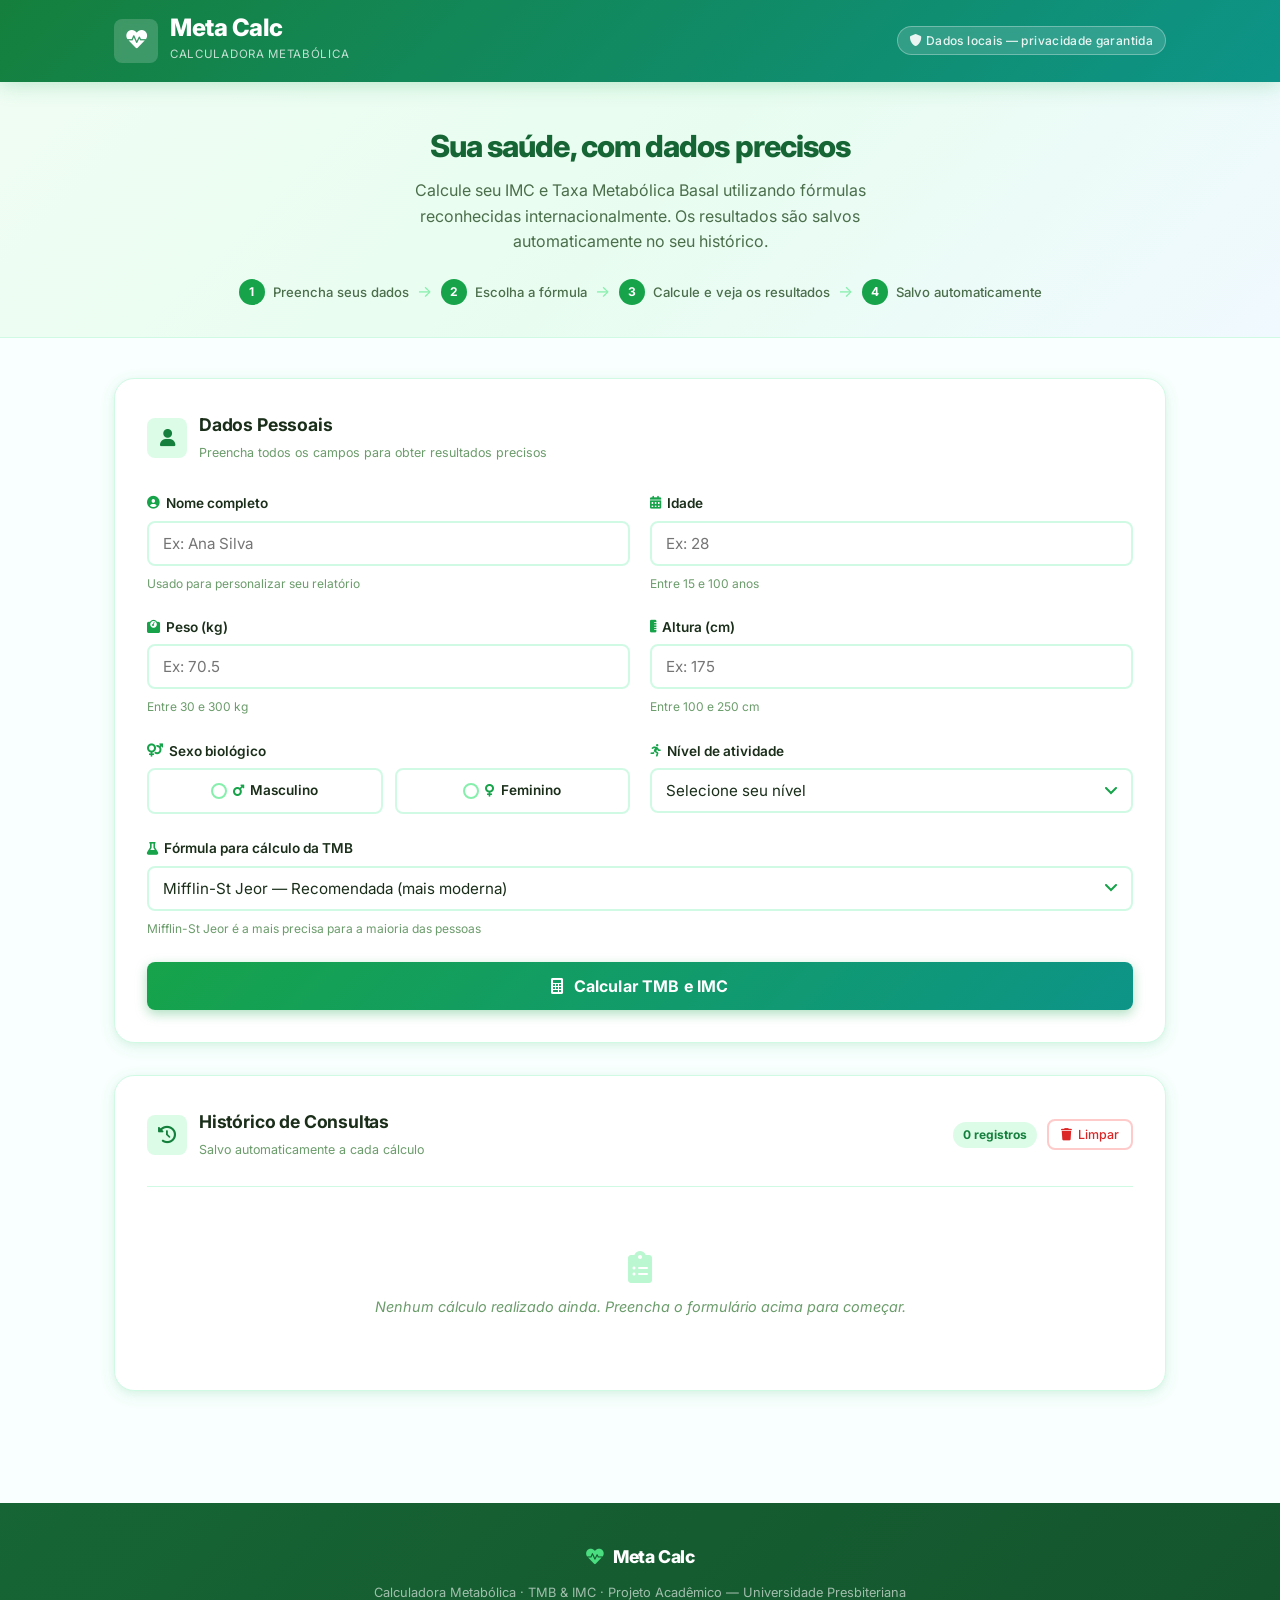
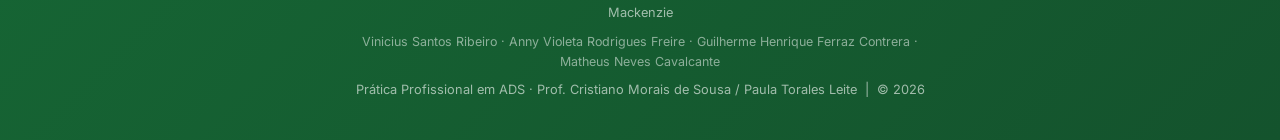
<file: index.html>
<!DOCTYPE html>
<html lang="pt-BR">

<head>
    <!-- Iteração 2 -->
    <meta charset="UTF-8">
    <meta name="viewport" content="width=device-width, initial-scale=1.0">
    <title>Meta Calc — Calculadora Metabólica TMB & IMC</title>
    <meta name="description"
        content="Meta Calc: calculadora profissional de Taxa Metabólica Basal (TMB) e Índice de Massa Corporal (IMC) com histórico automático e recomendações personalizadas.">
    <link href="https://cdnjs.cloudflare.com/ajax/libs/font-awesome/6.0.0/css/all.min.css" rel="stylesheet">
    <link rel="stylesheet" href="./style.css">
</head>

<body>

    <header class="header">
        <div class="container">
            <div class="logo">
                <div class="logo-icon">
                    <i class="fas fa-heartbeat"></i>
                </div>
                <div class="logo-text">
                    <h1>Meta Calc</h1>
                    <span class="tagline">Calculadora Metabólica</span>
                </div>
            </div>
            <span class="header-badge"><i class="fas fa-shield-alt"></i> Dados locais — privacidade garantida</span>
        </div>
    </header>

    <div class="hero-banner">
        <div class="container">
            <h2>Sua saúde, com dados precisos</h2>
            <p>Calcule seu IMC e Taxa Metabólica Basal utilizando fórmulas reconhecidas internacionalmente. Os
                resultados são salvos automaticamente no seu histórico.</p>
            <div class="hero-steps">
                <div class="hero-step">
                    <span class="step-num">1</span>
                    Preencha seus dados
                </div>
                <span class="step-arrow">→</span>
                <div class="hero-step">
                    <span class="step-num">2</span>
                    Escolha a fórmula
                </div>
                <span class="step-arrow">→</span>
                <div class="hero-step">
                    <span class="step-num">3</span>
                    Calcule e veja os resultados
                </div>
                <span class="step-arrow">→</span>
                <div class="hero-step">
                    <span class="step-num">4</span>
                    Salvo automaticamente
                </div>
            </div>
        </div>
    </div>

    <main class="main">
        <div class="container">

            <section class="input-section">
                <div class="card">
                    <div class="card-header">
                        <div class="card-header-icon">
                            <i class="fas fa-user"></i>
                        </div>
                        <div>
                            <h2>Dados Pessoais</h2>
                            <span class="card-subtitle">Preencha todos os campos para obter resultados precisos</span>
                        </div>
                    </div>

                    <form id="userForm" class="form" novalidate>

                        <div class="form-row">
                            <div class="form-group">
                                <label for="nome"><i class="fas fa-user-circle"></i> Nome completo</label>
                                <input type="text" id="nome" placeholder="Ex: Ana Silva" required autocomplete="name">
                                <span class="field-hint">Usado para personalizar seu relatório</span>
                            </div>
                            <div class="form-group">
                                <label for="idade"><i class="fas fa-calendar-alt"></i> Idade</label>
                                <input type="number" id="idade" min="15" max="100" placeholder="Ex: 28" required>
                                <span class="field-hint">Entre 15 e 100 anos</span>
                            </div>
                        </div>

                        <div class="form-row">
                            <div class="form-group">
                                <label for="peso"><i class="fas fa-weight"></i> Peso (kg)</label>
                                <input type="number" id="peso" step="0.1" min="30" max="300" placeholder="Ex: 70.5"
                                    required>
                                <span class="field-hint">Entre 30 e 300 kg</span>
                            </div>
                            <div class="form-group">
                                <label for="altura"><i class="fas fa-ruler-vertical"></i> Altura (cm)</label>
                                <input type="number" id="altura" min="100" max="250" placeholder="Ex: 175" required>
                                <span class="field-hint">Entre 100 e 250 cm</span>
                            </div>
                        </div>

                        <div class="form-row">
                            <div class="form-group">
                                <label><i class="fas fa-venus-mars"></i> Sexo biológico</label>
                                <div class="radio-group">
                                    <label class="radio-label" id="label-masculino">
                                        <input type="radio" name="sexo" value="masculino" required>
                                        <i class="fas fa-mars"></i> Masculino
                                    </label>
                                    <label class="radio-label" id="label-feminino">
                                        <input type="radio" name="sexo" value="feminino">
                                        <i class="fas fa-venus"></i> Feminino
                                    </label>
                                </div>
                            </div>
                            <div class="form-group">
                                <label for="atividade"><i class="fas fa-running"></i> Nível de atividade</label>
                                <select id="atividade" required>
                                    <option value="">Selecione seu nível</option>
                                    <option value="1.2">Sedentário — pouco ou nenhum exercício</option>
                                    <option value="1.375">Leve — 1 a 3 dias/semana</option>
                                    <option value="1.55">Moderado — 3 a 5 dias/semana</option>
                                    <option value="1.725">Intenso — 6 a 7 dias/semana</option>
                                    <option value="1.9">Muito intenso — treino duplo diário</option>
                                </select>
                            </div>
                        </div>

                        <div class="form-group">
                            <label for="formula"><i class="fas fa-flask"></i> Fórmula para cálculo da TMB</label>
                            <select id="formula" required>
                                <option value="">Escolha a fórmula</option>
                                <option value="mifflin" selected>Mifflin-St Jeor — Recomendada (mais moderna)</option>
                                <option value="harris">Harris-Benedict — Clássica</option>
                            </select>
                            <span class="field-hint">Mifflin-St Jeor é a mais precisa para a maioria das pessoas</span>
                        </div>

                        <button type="submit" class="btn-primary" id="btn-calcular">
                            <i class="fas fa-calculator"></i> Calcular TMB e IMC
                        </button>
                    </form>
                </div>
            </section>

            <section id="results-section" class="results-section hidden">

                <div style="display:flex;align-items:center;justify-content:flex-end;margin-bottom:0.75rem;gap:10px;">
                    <span id="autosave-badge" class="autosave-badge">
                        <i class="fas fa-check-circle"></i> Salvo automaticamente
                    </span>
                </div>

                <div class="results-grid">
                    <div class="card result-card">
                        <div class="card-header">
                            <div class="card-header-icon">
                                <i class="fas fa-weight"></i>
                            </div>
                            <div>
                                <h3>Índice de Massa Corporal</h3>
                                <span class="card-subtitle">IMC — classificação OMS</span>
                            </div>
                        </div>

                        <div class="result-metric">
                            <div class="result-value-big">
                                <span id="imc-valor">--</span>
                                <span class="unit">kg/m²</span>
                            </div>
                        </div>
                        <div id="imc-classificacao" class="classification-badge">--</div>

                        <div class="imc-scale">
                            <div class="scale-item" data-range="abaixo">
                                <span class="range">&lt; 18.5</span>
                                <span class="label">Abaixo do peso</span>
                            </div>
                            <div class="scale-item" data-range="normal">
                                <span class="range">18.5 – 24.9</span>
                                <span class="label">Peso normal</span>
                            </div>
                            <div class="scale-item" data-range="sobrepeso">
                                <span class="range">25.0 – 29.9</span>
                                <span class="label">Sobrepeso</span>
                            </div>
                            <div class="scale-item" data-range="obesidade1">
                                <span class="range">30.0 – 34.9</span>
                                <span class="label">Obesidade I</span>
                            </div>
                            <div class="scale-item" data-range="obesidade2">
                                <span class="range">35.0 – 39.9</span>
                                <span class="label">Obesidade II</span>
                            </div>
                            <div class="scale-item" data-range="obesidade3">
                                <span class="range">≥ 40.0</span>
                                <span class="label">Obesidade III</span>
                            </div>
                        </div>
                    </div>

                    <div class="card result-card">
                        <div class="card-header">
                            <div class="card-header-icon">
                                <i class="fas fa-fire-alt"></i>
                            </div>
                            <div>
                                <h3>Taxa Metabólica Basal</h3>
                                <span class="card-subtitle" id="formula-usada">--</span>
                            </div>
                        </div>

                        <div class="result-metric">
                            <div class="result-value-big">
                                <span id="tmb-valor">--</span>
                                <span class="unit">kcal/dia</span>
                            </div>
                        </div>

                        <div class="tmb-details">
                            <div class="detail-item">
                                <span class="detail-label"><i class="fas fa-bolt"></i> Gasto Calórico Total (GCT)</span>
                                <span class="detail-value" id="gasto-total">-- kcal/dia</span>
                            </div>
                            <div class="detail-item">
                                <span class="detail-label"><i class="fas fa-arrow-down"></i> Para perder 0.5
                                    kg/sem</span>
                                <span class="detail-value" id="perda-peso">-- kcal/dia</span>
                            </div>
                            <div class="detail-item">
                                <span class="detail-label"><i class="fas fa-arrow-up"></i> Para ganhar 0.5 kg/sem</span>
                                <span class="detail-value" id="ganho-peso">-- kcal/dia</span>
                            </div>
                        </div>
                    </div>
                </div>

                <div class="card recommendations-card">
                    <div class="card-header">
                        <div class="card-header-icon">
                            <i class="fas fa-lightbulb"></i>
                        </div>
                        <div>
                            <h3>Recomendações Personalizadas</h3>
                            <span class="card-subtitle">Baseadas nos seus resultados de IMC e metabolismo</span>
                        </div>
                    </div>
                    <div id="recomendacoes-content"></div>
                </div>

                <div class="action-buttons">
                    <span class="action-section-title w-100">Compartilhar e exportar</span>
                    <button onclick="compartilharWhatsApp()" class="btn-secondary" id="btn-whatsapp">
                        <i class="fab fa-whatsapp"></i> Enviar via WhatsApp
                    </button>
                    <button onclick="gerarRelatorio()" class="btn-secondary" id="btn-pdf">
                        <i class="fas fa-file-pdf"></i> Gerar Relatório PDF
                    </button>
                    <button onclick="novoCalculo()" class="btn-outline" id="btn-novo">
                        <i class="fas fa-redo"></i> Novo Cálculo
                    </button>
                </div>
            </section>

            <section class="history-section">
                <div class="card">
                    <div class="history-header">
                        <div class="card-header" style="margin-bottom:0">
                            <div class="card-header-icon">
                                <i class="fas fa-history"></i>
                            </div>
                            <div>
                                <h3>Histórico de Consultas</h3>
                                <span class="card-subtitle">Salvo automaticamente a cada cálculo</span>
                            </div>
                        </div>
                        <div style="display:flex;align-items:center;gap:10px;">
                            <span id="history-count-badge" class="history-count-badge">0 registros</span>
                            <button onclick="limparHistorico()" class="btn-danger btn-small" id="btn-limpar">
                                <i class="fas fa-trash"></i> Limpar
                            </button>
                        </div>
                    </div>
                    <div class="divider"></div>
                    <div id="historico-lista" class="history-list">
                        <div class="empty-state">
                            <i class="fas fa-clipboard-list"></i>
                            Nenhum cálculo realizado ainda. Preencha o formulário acima para começar.
                        </div>
                    </div>
                </div>
            </section>

        </div>
    </main>

    <div id="toast-container" class="toast-container"></div>

    <footer class="footer">
        <div class="container">
            <div class="footer-content">
                <div class="footer-logo">
                    <i class="fas fa-heartbeat"></i> Meta Calc
                </div>
                <p>Calculadora Metabólica · TMB & IMC · Projeto Acadêmico — Universidade Presbiteriana Mackenzie</p>
                <p class="footer-team">Vinicius Santos Ribeiro · Anny Violeta Rodrigues Freire · Guilherme Henrique
                    Ferraz Contrera · Matheus Neves Cavalcante</p>
                <p>Prática Profissional em ADS · Prof. Cristiano Morais de Sousa / Paula Torales Leite &nbsp;|&nbsp; ©
                    2026</p>
            </div>
        </div>
    </footer>

    <script src="./script.js"></script>

</body>

</html>
</file>
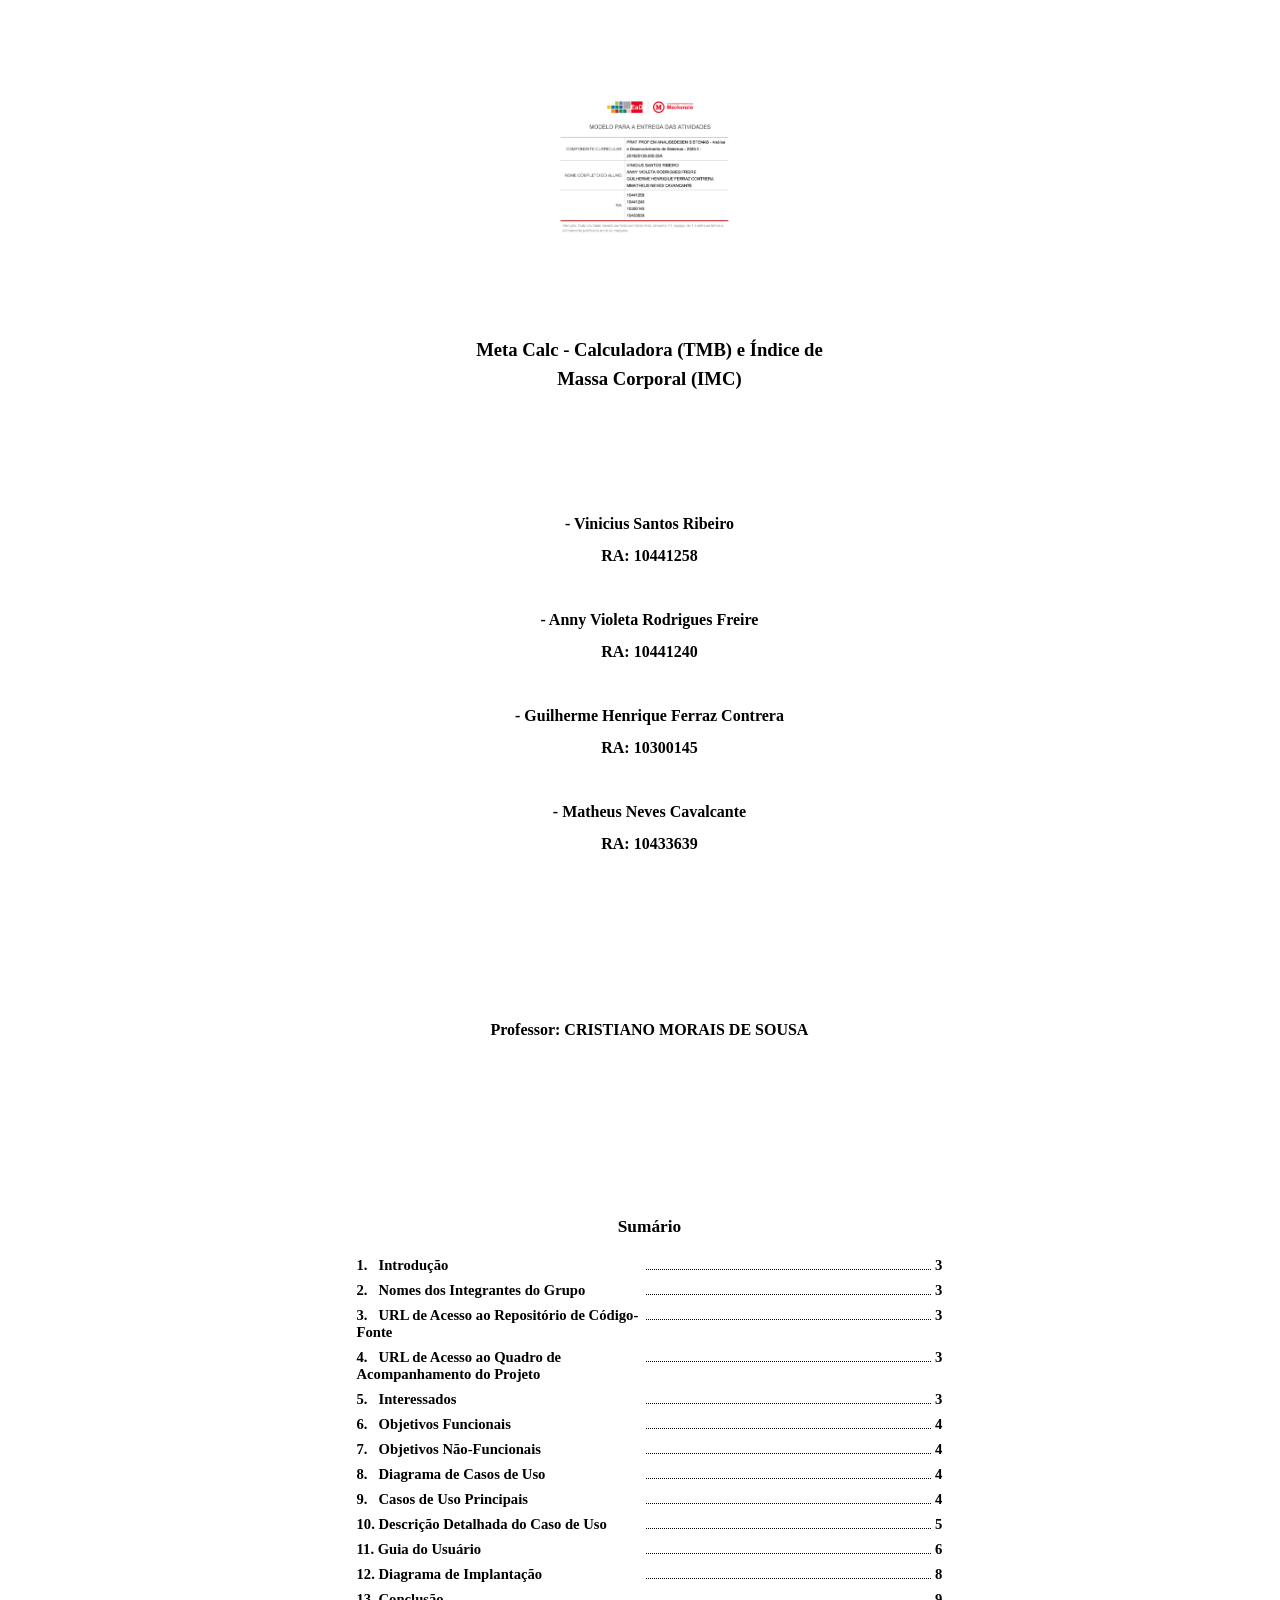
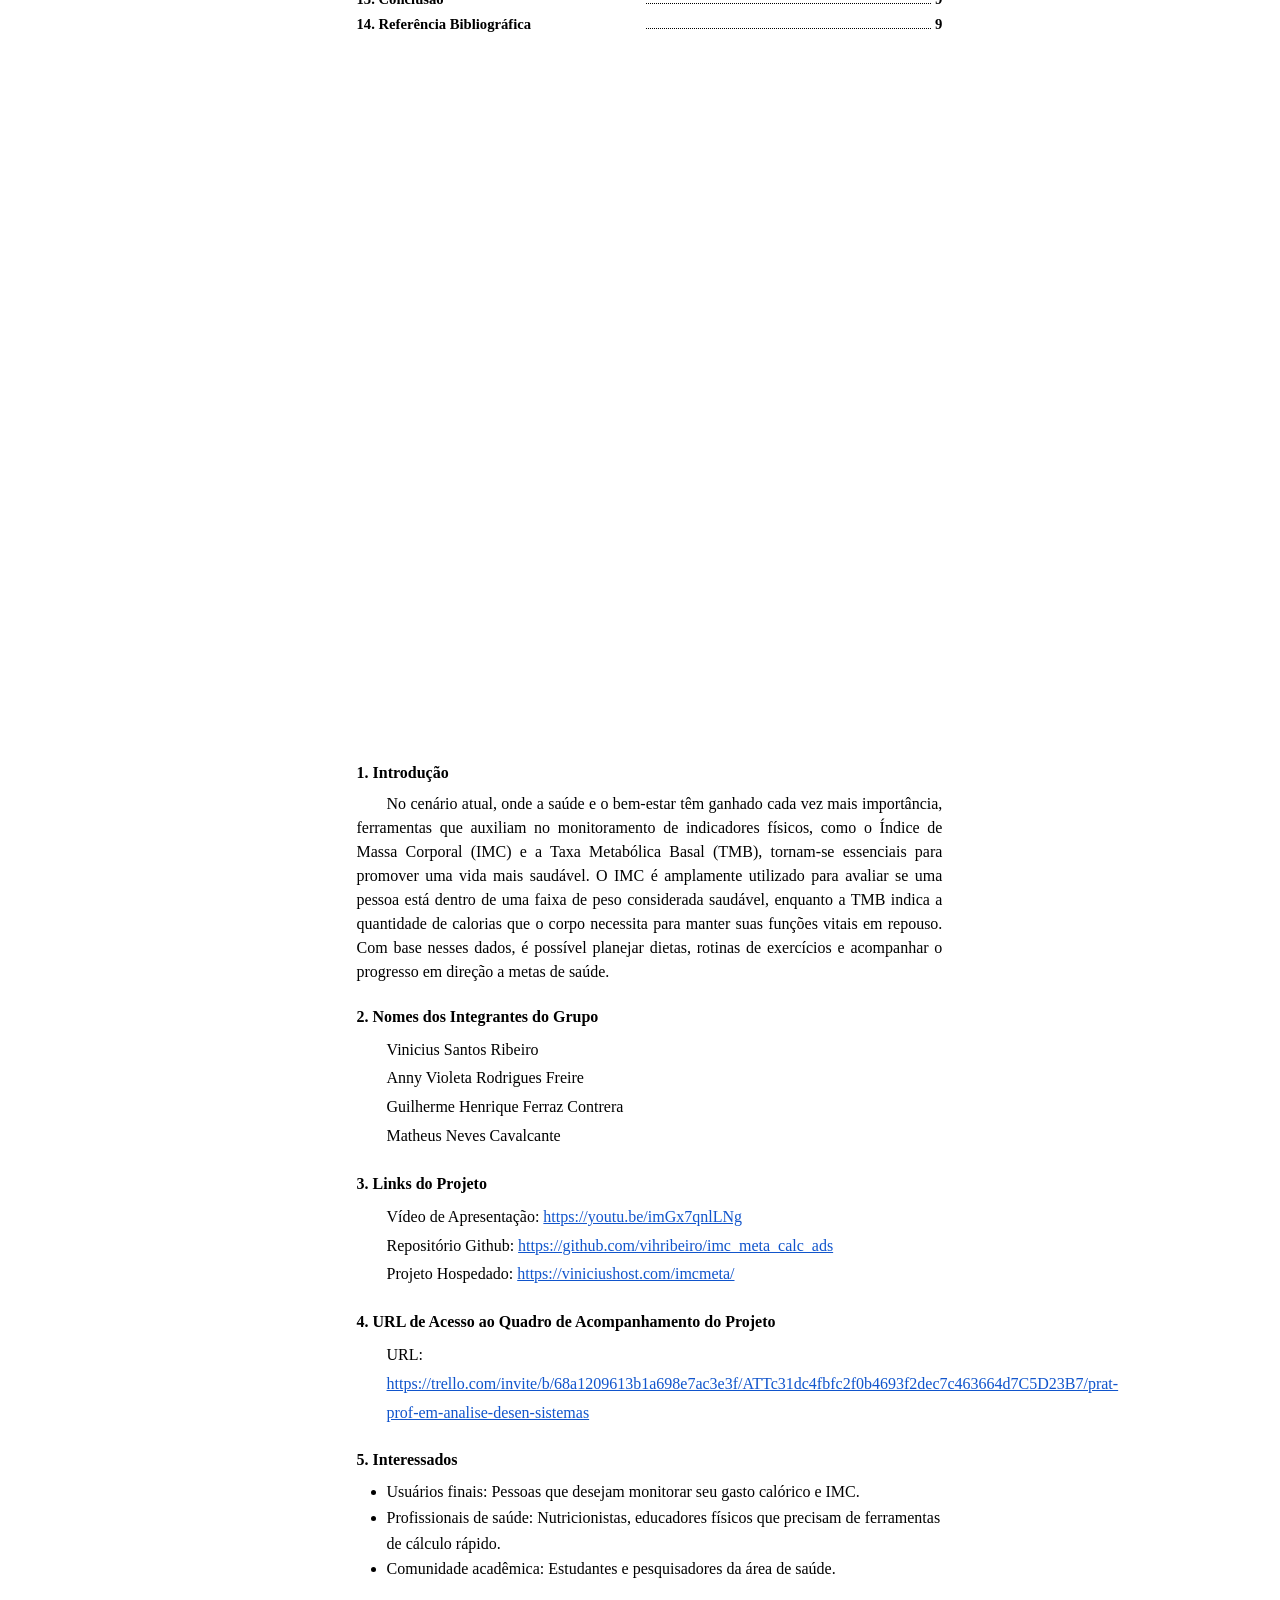
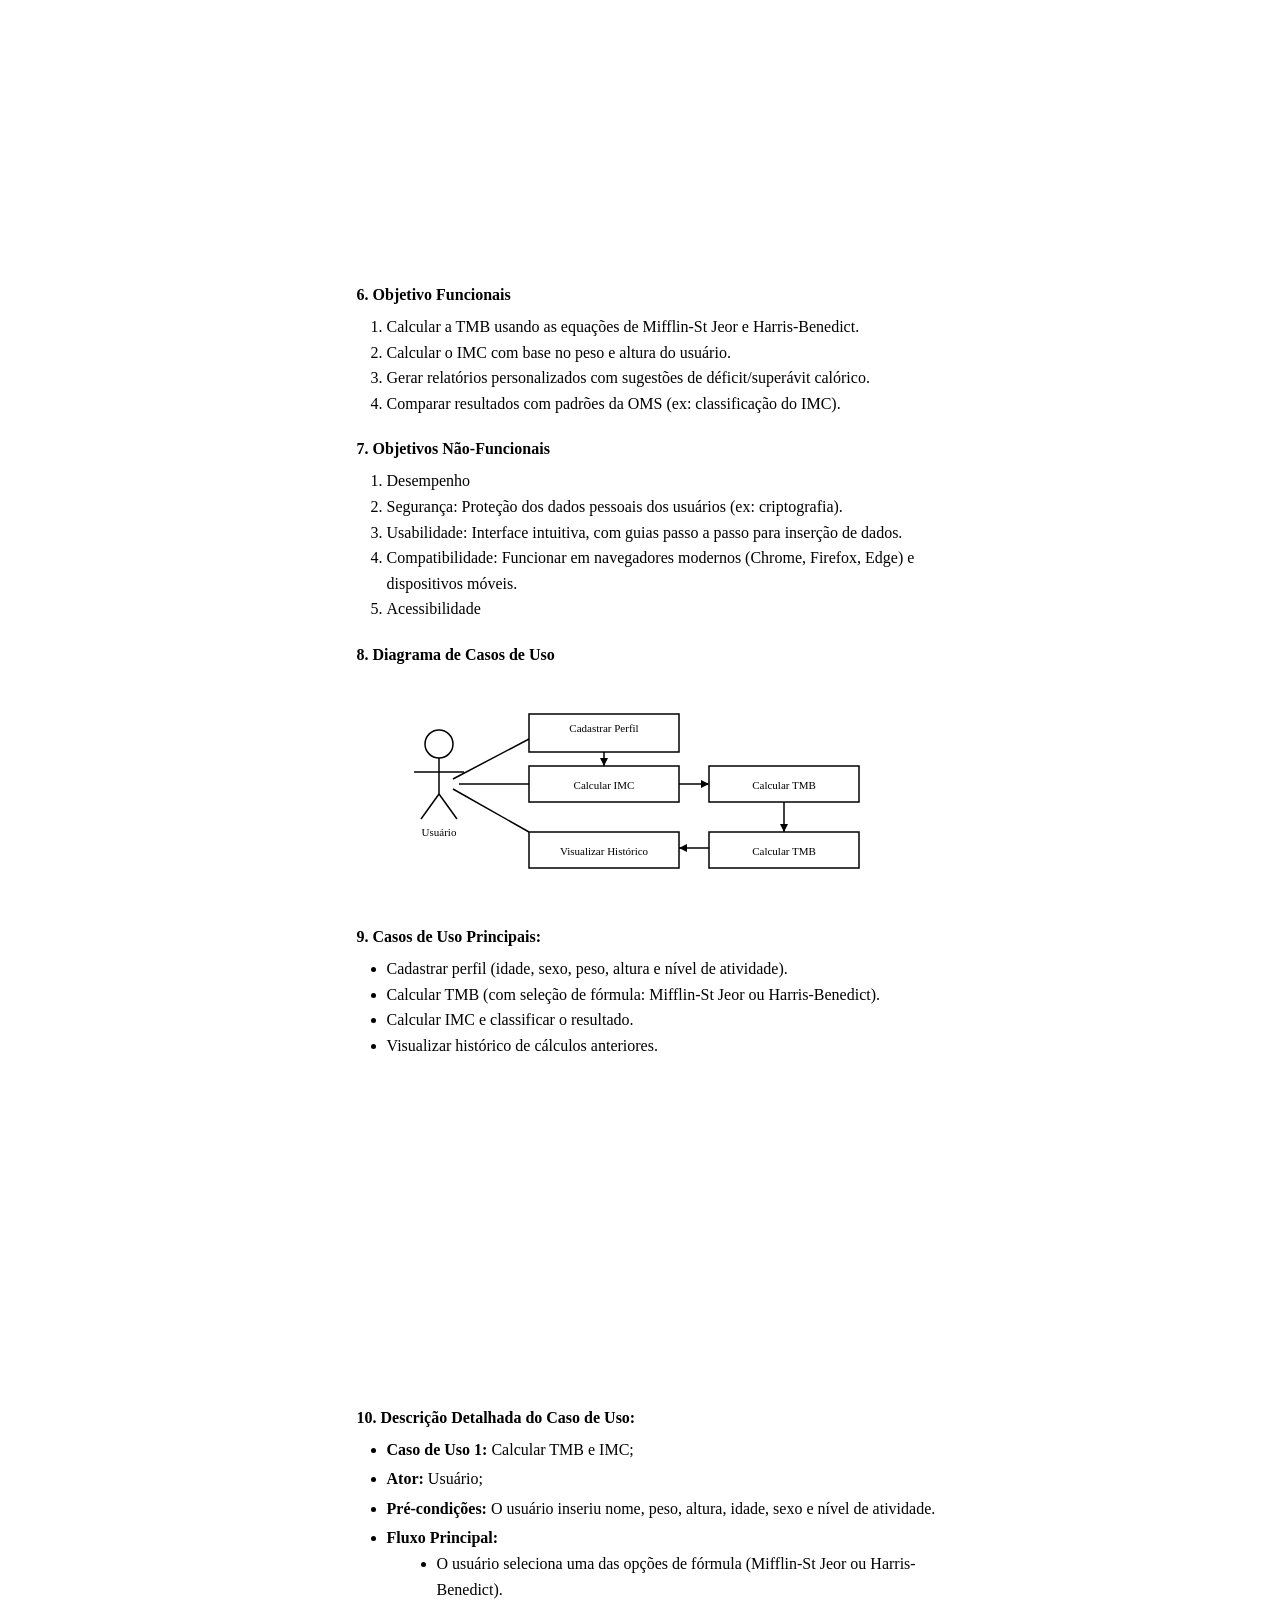
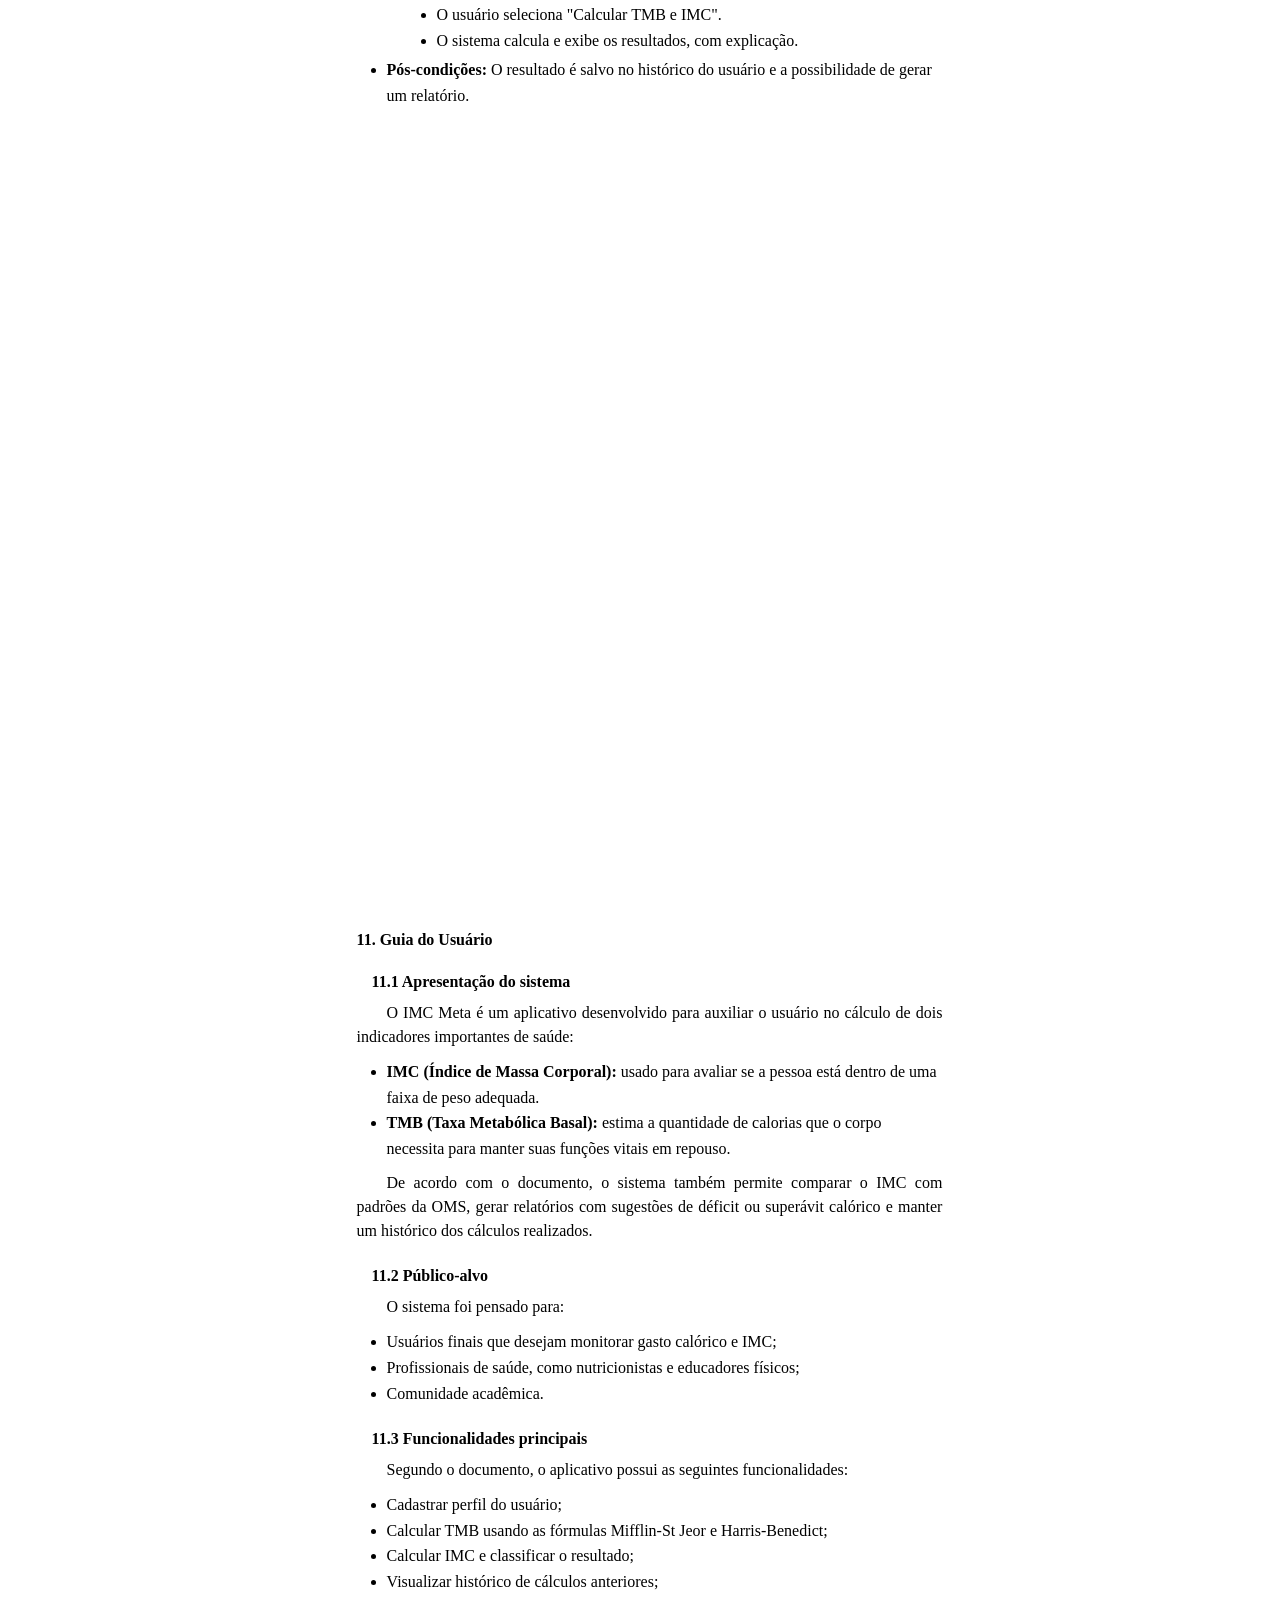
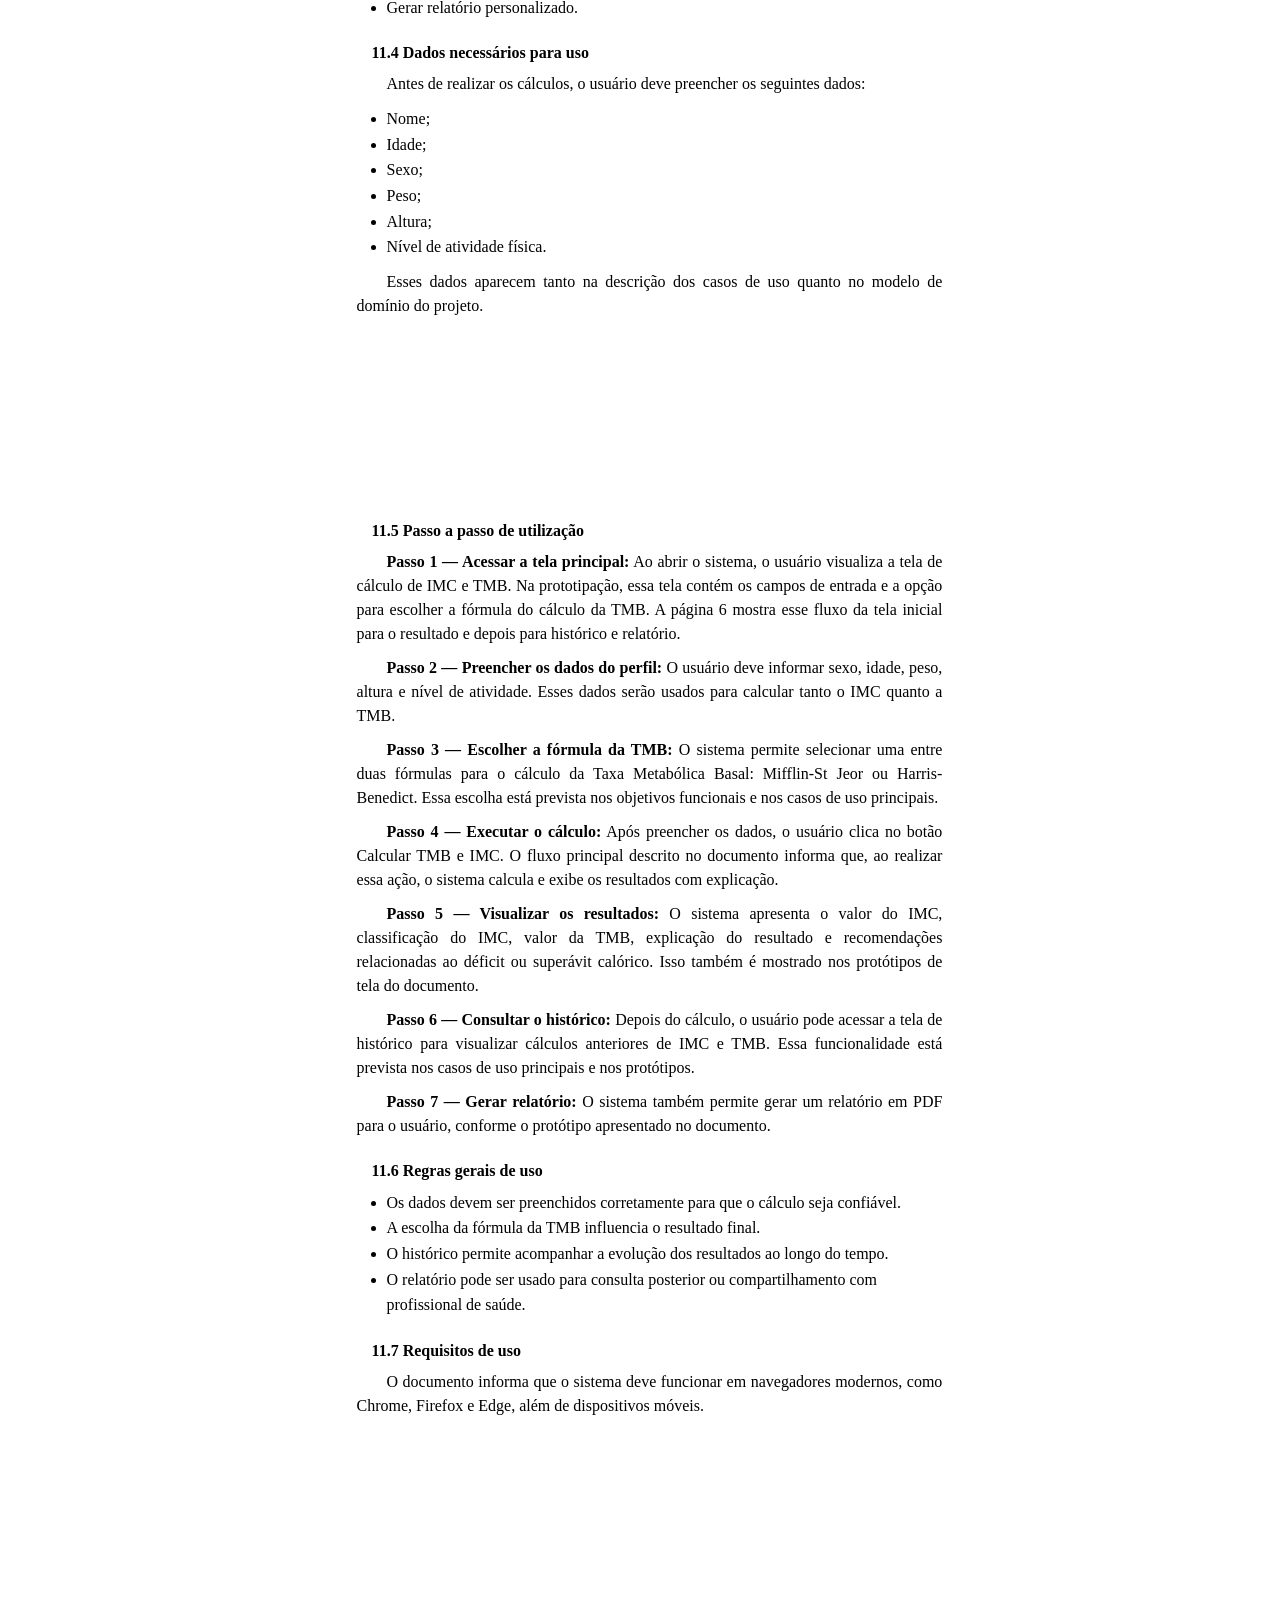
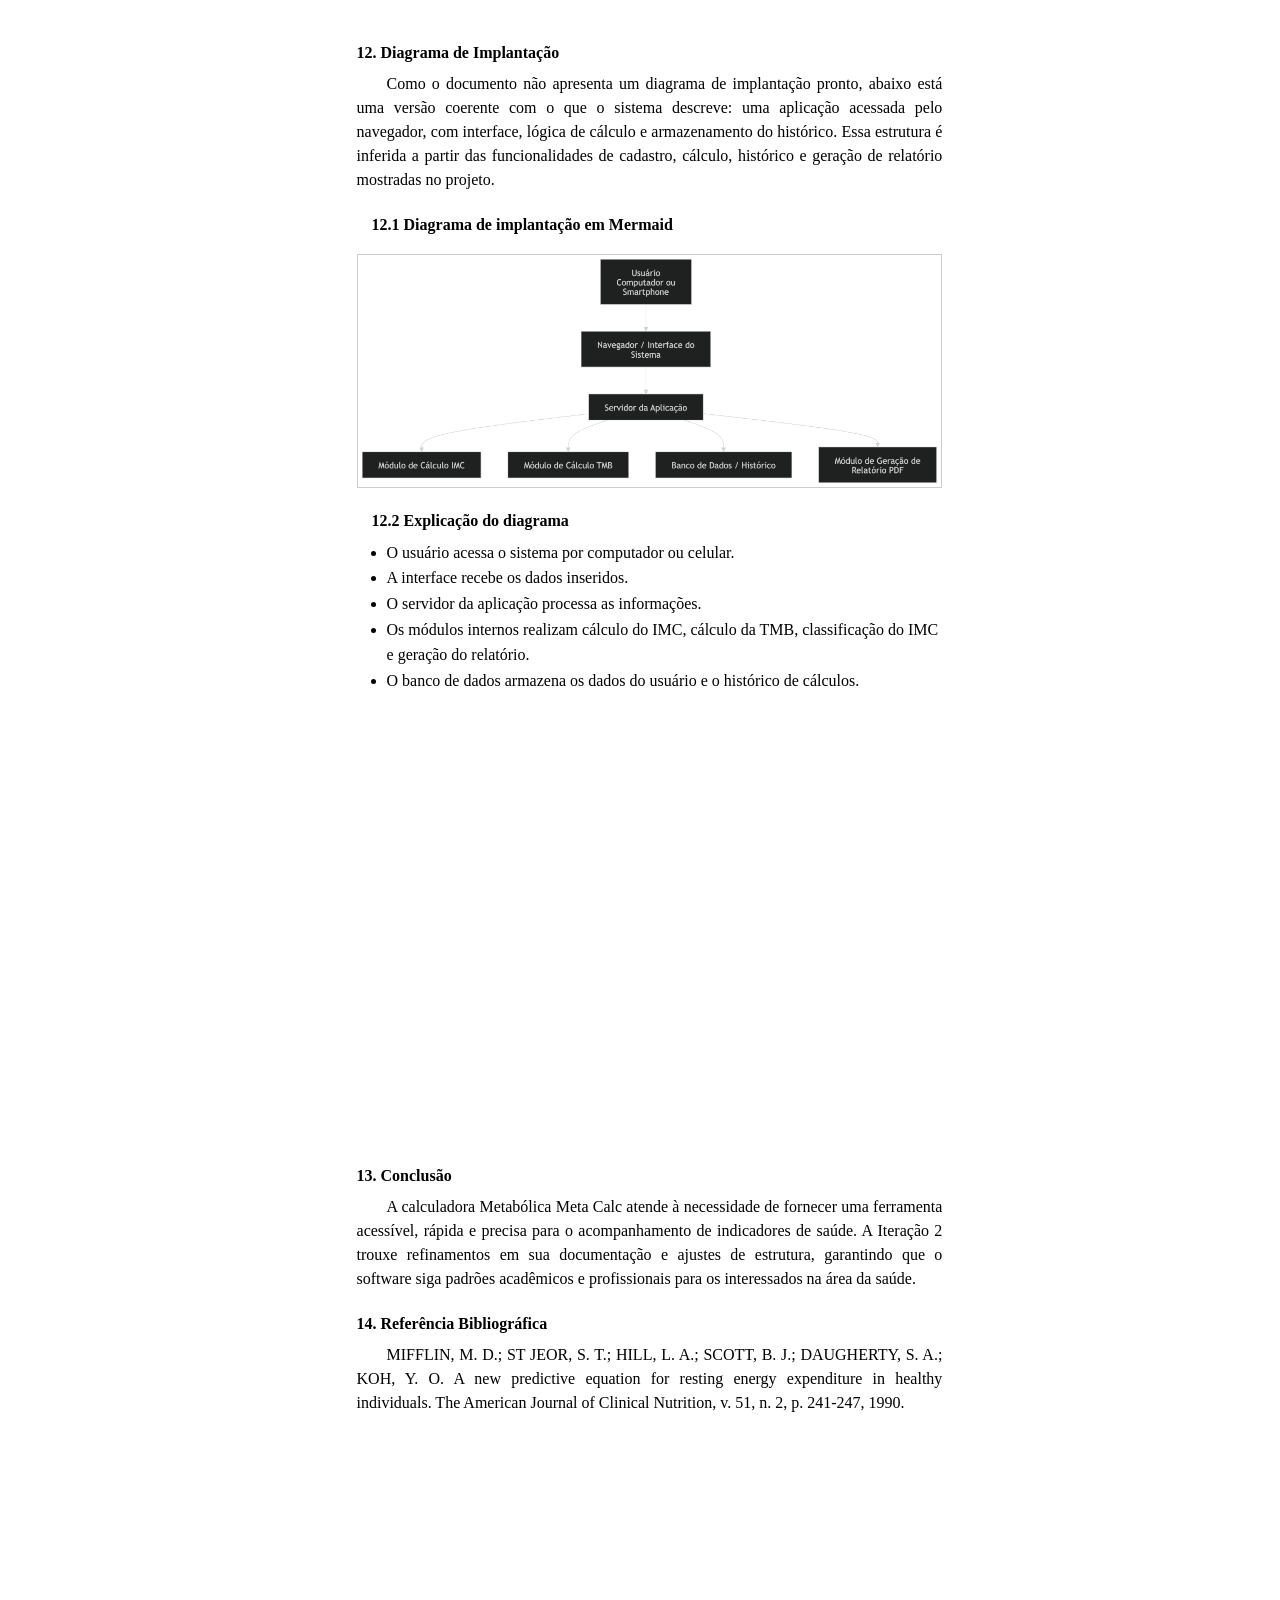
<file: documento_academico.html>
<!DOCTYPE html>
<html lang="pt-BR">

<head>
    <meta charset="UTF-8">
    <meta name="viewport" content="width=device-width, initial-scale=1.0">
    <title>Meta Calc — Documento Acadêmico</title>
    <style>
        * {
            margin: 0;
            padding: 0;
            box-sizing: border-box;
        }

        body {
            font-family: "Times New Roman", Times, serif;
            font-size: 12pt;
            color: #000;
            background: #fff;
        }

        .page {
            width: 210mm;
            min-height: 297mm;
            margin: 0 auto;
            padding: 25mm 25mm 20mm 30mm;
            page-break-after: always;
            position: relative;
        }

        .page:last-child {
            page-break-after: auto;
        }

        /* ===== CAPA ===== */
        .cover {
            display: flex;
            flex-direction: column;
            align-items: center;
            justify-content: space-between;
            min-height: 250mm;
            text-align: center;
        }

        .cover-top {
            width: 100%;
        }

        .cover-top p {
            font-size: 12pt;
            font-weight: bold;
            line-height: 1.8;
        }

        .cover-middle {
            width: 100%;
        }

        .cover-middle .project-title {
            font-size: 14pt;
            font-weight: bold;
            line-height: 1.6;
            margin-bottom: 30mm;
        }

        .cover-middle .team {
            font-size: 12pt;
            font-weight: bold;
            line-height: 2;
        }

        .cover-bottom {
            width: 100%;
            margin-top: 20mm;
        }

        .cover-bottom p {
            font-size: 12pt;
            font-weight: bold;
        }

        /* ===== SUMÁRIO ===== */
        .sumario-title {
            font-size: 13pt;
            font-weight: bold;
            text-align: center;
            margin-bottom: 20px;
        }

        .toc-item {
            display: flex;
            justify-content: space-between;
            align-items: baseline;
            margin: 8px 0;
            font-weight: bold;
            font-size: 11pt;
        }

        .toc-item .toc-label {
            flex: 1;
            display: flex;
            align-items: baseline;
            gap: 4px;
        }

        .toc-dots {
            flex: 1;
            border-bottom: 1px dotted #000;
            margin: 0 4px;
            min-width: 30px;
        }

        .toc-page {
            white-space: nowrap;
        }

        /* ===== CORPO ===== */
        .section-title {
            font-size: 12pt;
            font-weight: bold;
            margin-top: 24px;
            margin-bottom: 10px;
        }

        .section-title-numbered {
            font-size: 12pt;
            font-weight: bold;
            margin-top: 24px;
            margin-bottom: 10px;
        }

        p.body-text {
            font-size: 12pt;
            text-align: justify;
            line-height: 1.5;
            text-indent: 30px;
            margin-bottom: 10px;
        }

        ul.body-list {
            margin-left: 30px;
            margin-bottom: 10px;
        }

        ul.body-list li {
            font-size: 12pt;
            line-height: 1.6;
            list-style-type: disc;
        }

        ol.body-list {
            margin-left: 30px;
            margin-bottom: 10px;
        }

        ol.body-list li {
            font-size: 12pt;
            line-height: 1.6;
        }

        a {
            color: #1155cc;
            text-decoration: underline;
        }

        /* ===== DIAGRAMA ===== */
        .diagram-container {
            margin: 20px auto;
            text-align: center;
        }

        .diagram-wrapper {
            display: inline-block;
            text-align: left;
            position: relative;
        }

        .uml-system-box {
            border: 1px solid #000;
            border-radius: 0;
            padding: 20px 30px;
            min-width: 520px;
            position: relative;
        }

        .uml-actor {
            display: flex;
            align-items: flex-start;
            gap: 20px;
        }

        .actor-fig {
            display: flex;
            flex-direction: column;
            align-items: center;
            gap: 2px;
            margin-top: 40px;
        }

        .actor-head {
            width: 22px;
            height: 22px;
            border: 1.5px solid #000;
            border-radius: 50%;
        }

        .actor-body {
            width: 1.5px;
            height: 26px;
            background: #000;
            position: relative;
        }

        .actor-arms {
            position: absolute;
            top: 6px;
            left: 50%;
            transform: translateX(-50%);
            width: 20px;
            height: 1.5px;
            background: #000;
        }

        .actor-legs {
            display: flex;
            gap: 6px;
        }

        .actor-leg {
            width: 1.5px;
            height: 20px;
            background: #000;
            transform: rotate(10deg);
        }

        .actor-leg.right {
            transform: rotate(-10deg);
        }

        .actor-label {
            font-size: 10pt;
            text-align: center;
            margin-top: 4px;
        }

        .use-cases-area {
            flex: 1;
            display: flex;
            flex-direction: column;
            gap: 14px;
            padding: 10px 0;
        }

        .use-case-row {
            display: flex;
            align-items: center;
            gap: 10px;
        }

        .uc-connector {
            width: 60px;
            height: 1.5px;
            background: #000;
            flex-shrink: 0;
        }

        .uc-box {
            border: 1.5px solid #000;
            padding: 6px 16px;
            font-size: 10.5pt;
            white-space: nowrap;
        }

        .uc-arrow-right {
            width: 30px;
            height: 1.5px;
            background: #000;
            position: relative;
            flex-shrink: 0;
        }

        .uc-arrow-right::after {
            content: '';
            position: absolute;
            right: -1px;
            top: 50%;
            transform: translateY(-50%);
            border-left: 7px solid #000;
            border-top: 5px solid transparent;
            border-bottom: 5px solid transparent;
        }

        .uc-arrow-left {
            width: 30px;
            height: 1.5px;
            background: #000;
            position: relative;
            flex-shrink: 0;
        }

        .uc-arrow-left::before {
            content: '';
            position: absolute;
            left: -1px;
            top: 50%;
            transform: translateY(-50%);
            border-right: 7px solid #000;
            border-top: 5px solid transparent;
            border-bottom: 5px solid transparent;
        }

        .uc-vertical-connector {
            width: 1.5px;
            height: 14px;
            background: #000;
            margin-left: auto;
        }

        .uc-arrow-down {
            width: 1.5px;
            position: relative;
            background: #000;
        }

        .uc-arrow-down::after {
            content: '';
            position: absolute;
            bottom: -1px;
            left: 50%;
            transform: translateX(-50%);
            border-top: 7px solid #000;
            border-left: 5px solid transparent;
            border-right: 5px solid transparent;
        }

        /* diagrama estático como tabela visual */
        .diagram-svg-area {
            display: block;
            margin: 0 auto;
            overflow: visible;
        }

        /* ===== DESCRIÇÃO DETALHADA ===== */
        .detail-item {
            font-size: 12pt;
            line-height: 1.6;
            margin-bottom: 4px;
        }

        .detail-item .label {
            font-weight: bold;
        }

        .sub-list {
            margin-left: 50px;
        }

        .sub-list li {
            font-size: 12pt;
            line-height: 1.6;
            list-style-type: disc;
        }

        @media print {
            body {
                background: white;
            }

            .page {
                margin: 0;
                padding: 25mm 25mm 20mm 30mm;
                box-shadow: none;
            }
        }
    </style>
</head>

<body>

    <!-- ============================
     PÁGINA 1 — CAPA
=============================== -->
    <div class="page">
        <div class="cover">
            <div class="cover-top">
                <img src="./mackenzie-header.png" alt="Universidade Presbiteriana Mackenzie" style="max-width: 100%; height: auto; max-height: 150px;">
            </div>

            <div class="cover-middle">
                <p class="project-title">Meta Calc - Calculadora (TMB) e Índice de<br>Massa Corporal (IMC)</p>

                <div class="team">
                    <p>- Vinicius Santos Ribeiro</p>
                    <p>RA: 10441258</p>
                    <br>
                    <p>- Anny Violeta Rodrigues Freire</p>
                    <p>RA: 10441240</p>
                    <br>
                    <p>- Guilherme Henrique Ferraz Contrera</p>
                    <p>RA: 10300145</p>
                    <br>
                    <p>- Matheus Neves Cavalcante</p>
                    <p>RA: 10433639</p>
                </div>
            </div>

            <div class="cover-bottom">
                <p>Professor: CRISTIANO MORAIS DE SOUSA</p>
            </div>
        </div>
    </div>

    <!-- ============================
     PÁGINA 2 — SUMÁRIO
=============================== -->
    <div class="page">
        <div class="sumario-title">Sumário</div>

        <div class="toc-item">
            <span class="toc-label">1. &nbsp; Introdução</span>
            <span class="toc-dots"></span>
            <span class="toc-page">3</span>
        </div>
        <div class="toc-item">
            <span class="toc-label">2. &nbsp; Nomes dos Integrantes do Grupo</span>
            <span class="toc-dots"></span>
            <span class="toc-page">3</span>
        </div>
        <div class="toc-item">
            <span class="toc-label">3. &nbsp; URL de Acesso ao Repositório de Código-Fonte</span>
            <span class="toc-dots"></span>
            <span class="toc-page">3</span>
        </div>
        <div class="toc-item">
            <span class="toc-label">4. &nbsp; URL de Acesso ao Quadro de Acompanhamento do Projeto</span>
            <span class="toc-dots"></span>
            <span class="toc-page">3</span>
        </div>
        <div class="toc-item">
            <span class="toc-label">5. &nbsp; Interessados</span>
            <span class="toc-dots"></span>
            <span class="toc-page">3</span>
        </div>
        <div class="toc-item">
            <span class="toc-label">6. &nbsp; Objetivos Funcionais</span>
            <span class="toc-dots"></span>
            <span class="toc-page">4</span>
        </div>
        <div class="toc-item">
            <span class="toc-label">7. &nbsp; Objetivos Não-Funcionais</span>
            <span class="toc-dots"></span>
            <span class="toc-page">4</span>
        </div>
        <div class="toc-item">
            <span class="toc-label">8. &nbsp; Diagrama de Casos de Uso</span>
            <span class="toc-dots"></span>
            <span class="toc-page">4</span>
        </div>
        <div class="toc-item">
            <span class="toc-label">9. &nbsp; Casos de Uso Principais</span>
            <span class="toc-dots"></span>
            <span class="toc-page">4</span>
        </div>
        <div class="toc-item">
            <span class="toc-label">10. Descrição Detalhada do Caso de Uso</span>
            <span class="toc-dots"></span>
            <span class="toc-page">5</span>
        </div>
        <div class="toc-item">
            <span class="toc-label">11. Guia do Usuário</span>
            <span class="toc-dots"></span>
            <span class="toc-page">6</span>
        </div>
        <div class="toc-item">
            <span class="toc-label">12. Diagrama de Implantação</span>
            <span class="toc-dots"></span>
            <span class="toc-page">8</span>
        </div>
        <div class="toc-item">
            <span class="toc-label">13. Conclusão</span>
            <span class="toc-dots"></span>
            <span class="toc-page">9</span>
        </div>
        <div class="toc-item">
            <span class="toc-label">14. Referência Bibliográfica</span>
            <span class="toc-dots"></span>
            <span class="toc-page">9</span>
        </div>
    </div>

    <!-- ============================
     PÁGINA 3 — INTRODUÇÃO ATÉ INTERESSADOS
=============================== -->
    <div class="page">

        <p class="section-title-numbered">1. Introdução</p>

        <p class="body-text">
            No cenário atual, onde a saúde e o bem-estar têm ganhado cada vez mais importância,
            ferramentas que auxiliam no monitoramento de indicadores físicos, como o Índice de Massa
            Corporal (IMC) e a Taxa Metabólica Basal (TMB), tornam-se essenciais para promover uma
            vida mais saudável. O IMC é amplamente utilizado para avaliar se uma pessoa está dentro de
            uma faixa de peso considerada saudável, enquanto a TMB indica a quantidade de calorias que
            o corpo necessita para manter suas funções vitais em repouso. Com base nesses dados, é
            possível planejar dietas, rotinas de exercícios e acompanhar o progresso em direção a metas de
            saúde.
        </p>

        <p class="section-title-numbered">2. Nomes dos Integrantes do Grupo</p>

        <p style="margin-left:30px; font-size:12pt; line-height:1.8;">
            Vinicius Santos Ribeiro<br>
            Anny Violeta Rodrigues Freire<br>
            Guilherme Henrique Ferraz Contrera<br>
            Matheus Neves Cavalcante
        </p>

        <p class="section-title-numbered">3. Links do Projeto</p>

        <p style="margin-left:30px; font-size:12pt; line-height:1.8;">
            Vídeo de Apresentação: <a href="https://youtu.be/imGx7qnlLNg">https://youtu.be/imGx7qnlLNg</a><br>
            Repositório Github: <a href="https://github.com/vihribeiro/imc_meta_calc_ads">https://github.com/vihribeiro/imc_meta_calc_ads</a><br>
            Projeto Hospedado: <a href="https://viniciushost.com/imcmeta/">https://viniciushost.com/imcmeta/</a>
        </p>

        <p class="section-title-numbered">4. URL de Acesso ao Quadro de Acompanhamento do Projeto</p>

        <p style="margin-left:30px; font-size:12pt; line-height:1.8;">
            URL: <a
                href="https://trello.com/invite/b/68a1209613b1a698e7ac3e3f/ATTc31dc4fbfc2f0b4693f2dec7c463664d7C5D23B7/prat-prof-em-analise-desen-sistemas">https://trello.com/invite/b/68a1209613b1a698e7ac3e3f/ATTc31dc4fbfc2f0b4693f2dec7c463664d7C5D23B7/prat-prof-em-analise-desen-sistemas</a>
        </p>

        <p class="section-title-numbered">5. Interessados</p>

        <ul class="body-list">
            <li>Usuários finais: Pessoas que desejam monitorar seu gasto calórico e IMC.</li>
            <li>Profissionais de saúde: Nutricionistas, educadores físicos que precisam de ferramentas de cálculo
                rápido.</li>
            <li>Comunidade acadêmica: Estudantes e pesquisadores da área de saúde.</li>
        </ul>

    </div>

    <!-- ============================
     PÁGINA 4 — OBJETIVOS, DIAGRAMA, CASOS DE USO
=============================== -->
    <div class="page">

        <p class="section-title-numbered">6. Objetivo Funcionais</p>

        <ol class="body-list">
            <li>Calcular a TMB usando as equações de Mifflin-St Jeor e Harris-Benedict.</li>
            <li>Calcular o IMC com base no peso e altura do usuário.</li>
            <li>Gerar relatórios personalizados com sugestões de déficit/superávit calórico.</li>
            <li>Comparar resultados com padrões da OMS (ex: classificação do IMC).</li>
        </ol>

        <p class="section-title-numbered">7. Objetivos Não-Funcionais</p>

        <ol class="body-list">
            <li>Desempenho</li>
            <li>Segurança: Proteção dos dados pessoais dos usuários (ex: criptografia).</li>
            <li>Usabilidade: Interface intuitiva, com guias passo a passo para inserção de dados.</li>
            <li>Compatibilidade: Funcionar em navegadores modernos (Chrome, Firefox, Edge) e dispositivos móveis.</li>
            <li>Acessibilidade</li>
        </ol>

        <p class="section-title-numbered">8. Diagrama de Casos de Uso</p>

        <!-- Diagrama SVG fiel ao original -->
        <div class="diagram-container">
            <svg width="500" height="220" viewBox="0 0 500 220" xmlns="http://www.w3.org/2000/svg"
                class="diagram-svg-area" style="font-family:'Times New Roman',serif; font-size:11pt;">

                <!-- Ator: stick figure -->
                <!-- Cabeça -->
                <circle cx="40" cy="60" r="14" fill="none" stroke="#000" stroke-width="1.5" />
                <!-- Corpo -->
                <line x1="40" y1="74" x2="40" y2="110" stroke="#000" stroke-width="1.5" />
                <!-- Braços -->
                <line x1="15" y1="88" x2="65" y2="88" stroke="#000" stroke-width="1.5" />
                <!-- Perna esquerda -->
                <line x1="40" y1="110" x2="22" y2="135" stroke="#000" stroke-width="1.5" />
                <!-- Perna direita -->
                <line x1="40" y1="110" x2="58" y2="135" stroke="#000" stroke-width="1.5" />
                <!-- Label Usuário -->
                <text x="40" y="152" text-anchor="middle" font-size="11">Usuário</text>

                <!-- Linha do ator para Cadastrar Perfil -->
                <line x1="54" y1="95" x2="130" y2="55" stroke="#000" stroke-width="1.5" />

                <!-- Linha do ator para Calcular IMC -->
                <line x1="60" y1="100" x2="130" y2="100" stroke="#000" stroke-width="1.5" />

                <!-- Linha do ator para Calcular TMB -->
                <line x1="54" y1="105" x2="130" y2="148" stroke="#000" stroke-width="1.5" />

                <!-- Box: Cadastrar Perfil -->
                <rect x="130" y="30" width="150" height="38" fill="none" stroke="#000" stroke-width="1.5" />
                <text x="205" y="48" text-anchor="middle" font-size="11">Cadastrar Perfil</text>
                <text x="205" y="63" text-anchor="middle" font-size="11"></text>

                <!-- Seta de Cadastrar Perfil → Calcular IMC -->
                <line x1="205" y1="68" x2="205" y2="82" stroke="#000" stroke-width="1.5" />
                <polygon points="205,82 201,74 209,74" fill="#000" />

                <!-- Box: Calcular IMC -->
                <rect x="130" y="82" width="150" height="36" fill="none" stroke="#000" stroke-width="1.5" />
                <text x="205" y="105" text-anchor="middle" font-size="11">Calcular IMC</text>

                <!-- Seta de Calcular IMC → Calcular TMB -->
                <line x1="280" y1="100" x2="310" y2="100" stroke="#000" stroke-width="1.5" />
                <polygon points="310,100 302,96 302,104" fill="#000" />

                <!-- Box: Calcular TMB -->
                <rect x="310" y="82" width="150" height="36" fill="none" stroke="#000" stroke-width="1.5" />
                <text x="385" y="105" text-anchor="middle" font-size="11">Calcular TMB</text>

                <!-- Seta de Calcular TMB → Visualizar Histórico (seta para baixo) -->
                <line x1="385" y1="118" x2="385" y2="148" stroke="#000" stroke-width="1.5" />
                <polygon points="385,148 381,140 389,140" fill="#000" />

                <!-- Seta de Visualizar Historico ← direita -->
                <line x1="280" y1="164" x2="310" y2="164" stroke="#000" stroke-width="1.5" />
                <polygon points="280,164 288,160 288,168" fill="#000" />

                <!-- Box: Calcular TMB ligado → Visualizar Histórico -->
                <rect x="130" y="148" width="150" height="36" fill="none" stroke="#000" stroke-width="1.5" />
                <text x="205" y="171" text-anchor="middle" font-size="11">Visualizar Histórico</text>

                <!-- Box: Calcular TMB (posição abaixo direita) -->
                <rect x="310" y="148" width="150" height="36" fill="none" stroke="#000" stroke-width="1.5" />
                <text x="385" y="171" text-anchor="middle" font-size="11">Calcular TMB</text>

            </svg>
        </div>

        <p class="section-title-numbered">9. Casos de Uso Principais:</p>

        <ul class="body-list">
            <li>Cadastrar perfil (idade, sexo, peso, altura e nível de atividade).</li>
            <li>Calcular TMB (com seleção de fórmula: Mifflin-St Jeor ou Harris-Benedict).</li>
            <li>Calcular IMC e classificar o resultado.</li>
            <li>Visualizar histórico de cálculos anteriores.</li>
        </ul>

    </div>

    <!-- ============================
     PÁGINA 5 — DESCRIÇÃO DETALHADA, CONCLUSÃO, REFERÊNCIA
=============================== -->
    <div class="page">

        <p class="section-title-numbered">10. Descrição Detalhada do Caso de Uso:</p>

        <ul class="body-list">
            <li class="detail-item">
                <span class="label">Caso de Uso 1:</span> Calcular TMB e IMC;
            </li>
            <li class="detail-item">
                <span class="label">Ator:</span> Usuário;
            </li>
            <li class="detail-item">
                <span class="label">Pré-condições:</span> O usuário inseriu nome, peso, altura, idade, sexo e nível de
                atividade.
            </li>
            <li class="detail-item">
                <span class="label">Fluxo Principal:</span>
                <ul class="sub-list">
                    <li>O usuário seleciona uma das opções de fórmula (Mifflin-St Jeor ou Harris-Benedict).</li>
                    <li>O usuário seleciona "Calcular TMB e IMC".</li>
                    <li>O sistema calcula e exibe os resultados, com explicação.</li>
                </ul>
            </li>
            <li class="detail-item">
                <span class="label">Pós-condições:</span> O resultado é salvo no histórico do usuário e a possibilidade
                de gerar um relatório.
            </li>
        </ul>

    </div>

    <!-- ============================
     PÁGINA 6 — GUIA DO USUÁRIO
=============================== -->
    <div class="page">
        <p class="section-title-numbered">11. Guia do Usuário</p>

        <p class="section-title" style="margin-left: 15px;">11.1 Apresentação do sistema</p>
        <p class="body-text">
            O IMC Meta é um aplicativo desenvolvido para auxiliar o usuário no cálculo de dois indicadores importantes de saúde:
        </p>
        <ul class="body-list">
            <li><strong>IMC (Índice de Massa Corporal):</strong> usado para avaliar se a pessoa está dentro de uma faixa de peso adequada.</li>
            <li><strong>TMB (Taxa Metabólica Basal):</strong> estima a quantidade de calorias que o corpo necessita para manter suas funções vitais em repouso.</li>
        </ul>
        <p class="body-text">
            De acordo com o documento, o sistema também permite comparar o IMC com padrões da OMS, gerar relatórios com sugestões de déficit ou superávit calórico e manter um histórico dos cálculos realizados.
        </p>

        <p class="section-title" style="margin-left: 15px;">11.2 Público-alvo</p>
        <p class="body-text">O sistema foi pensado para:</p>
        <ul class="body-list">
            <li>Usuários finais que desejam monitorar gasto calórico e IMC;</li>
            <li>Profissionais de saúde, como nutricionistas e educadores físicos;</li>
            <li>Comunidade acadêmica.</li>
        </ul>

        <p class="section-title" style="margin-left: 15px;">11.3 Funcionalidades principais</p>
        <p class="body-text">Segundo o documento, o aplicativo possui as seguintes funcionalidades:</p>
        <ul class="body-list">
            <li>Cadastrar perfil do usuário;</li>
            <li>Calcular TMB usando as fórmulas Mifflin-St Jeor e Harris-Benedict;</li>
            <li>Calcular IMC e classificar o resultado;</li>
            <li>Visualizar histórico de cálculos anteriores;</li>
            <li>Gerar relatório personalizado.</li>
        </ul>

        <p class="section-title" style="margin-left: 15px;">11.4 Dados necessários para uso</p>
        <p class="body-text">Antes de realizar os cálculos, o usuário deve preencher os seguintes dados:</p>
        <ul class="body-list">
            <li>Nome;</li>
            <li>Idade;</li>
            <li>Sexo;</li>
            <li>Peso;</li>
            <li>Altura;</li>
            <li>Nível de atividade física.</li>
        </ul>
        <p class="body-text">Esses dados aparecem tanto na descrição dos casos de uso quanto no modelo de domínio do projeto.</p>
    </div>

    <!-- ============================
     PÁGINA 7 — GUIA DO USUÁRIO (CONT.)
=============================== -->
    <div class="page">
        <p class="section-title" style="margin-left: 15px;">11.5 Passo a passo de utilização</p>
        
        <p class="body-text"><strong>Passo 1 — Acessar a tela principal:</strong> 
        Ao abrir o sistema, o usuário visualiza a tela de cálculo de IMC e TMB. Na prototipação, essa tela contém os campos de entrada e a opção para escolher a fórmula do cálculo da TMB. A página 6 mostra esse fluxo da tela inicial para o resultado e depois para histórico e relatório.</p>

        <p class="body-text"><strong>Passo 2 — Preencher os dados do perfil:</strong> 
        O usuário deve informar sexo, idade, peso, altura e nível de atividade. Esses dados serão usados para calcular tanto o IMC quanto a TMB.</p>

        <p class="body-text"><strong>Passo 3 — Escolher a fórmula da TMB:</strong> 
        O sistema permite selecionar uma entre duas fórmulas para o cálculo da Taxa Metabólica Basal: Mifflin-St Jeor ou Harris-Benedict. Essa escolha está prevista nos objetivos funcionais e nos casos de uso principais.</p>

        <p class="body-text"><strong>Passo 4 — Executar o cálculo:</strong> 
        Após preencher os dados, o usuário clica no botão Calcular TMB e IMC. O fluxo principal descrito no documento informa que, ao realizar essa ação, o sistema calcula e exibe os resultados com explicação.</p>

        <p class="body-text"><strong>Passo 5 — Visualizar os resultados:</strong> 
        O sistema apresenta o valor do IMC, classificação do IMC, valor da TMB, explicação do resultado e recomendações relacionadas ao déficit ou superávit calórico. Isso também é mostrado nos protótipos de tela do documento.</p>

        <p class="body-text"><strong>Passo 6 — Consultar o histórico:</strong> 
        Depois do cálculo, o usuário pode acessar a tela de histórico para visualizar cálculos anteriores de IMC e TMB. Essa funcionalidade está prevista nos casos de uso principais e nos protótipos.</p>

        <p class="body-text"><strong>Passo 7 — Gerar relatório:</strong> 
        O sistema também permite gerar um relatório em PDF para o usuário, conforme o protótipo apresentado no documento.</p>

        <p class="section-title" style="margin-left: 15px;">11.6 Regras gerais de uso</p>
        <ul class="body-list">
            <li>Os dados devem ser preenchidos corretamente para que o cálculo seja confiável.</li>
            <li>A escolha da fórmula da TMB influencia o resultado final.</li>
            <li>O histórico permite acompanhar a evolução dos resultados ao longo do tempo.</li>
            <li>O relatório pode ser usado para consulta posterior ou compartilhamento com profissional de saúde.</li>
        </ul>

        <p class="section-title" style="margin-left: 15px;">11.7 Requisitos de uso</p>
        <p class="body-text">O documento informa que o sistema deve funcionar em navegadores modernos, como Chrome, Firefox e Edge, além de dispositivos móveis.</p>
    </div>

    <!-- ============================
     PÁGINA 8 — DIAGRAMA DE IMPLANTAÇÃO
=============================== -->
    <div class="page">
        <p class="section-title-numbered">12. Diagrama de Implantação</p>
        <p class="body-text">Como o documento não apresenta um diagrama de implantação pronto, abaixo está uma versão coerente com o que o sistema descreve: uma aplicação acessada pelo navegador, com interface, lógica de cálculo e armazenamento do histórico. Essa estrutura é inferida a partir das funcionalidades de cadastro, cálculo, histórico e geração de relatório mostradas no projeto.</p>

        <p class="section-title" style="margin-left: 15px;">12.1 Diagrama de implantação em Mermaid</p>
        <div class="diagram-container" style="text-align: center;">
            <img src="./mermaid-diagram.png" alt="Diagrama de Implantação" style="max-width: 100%; max-height: 400px; border: 1px solid #ccc; margin: 20px auto; display: block;">
        </div>

        <p class="section-title" style="margin-left: 15px;">12.2 Explicação do diagrama</p>
        <ul class="body-list">
            <li>O usuário acessa o sistema por computador ou celular.</li>
            <li>A interface recebe os dados inseridos.</li>
            <li>O servidor da aplicação processa as informações.</li>
            <li>Os módulos internos realizam cálculo do IMC, cálculo da TMB, classificação do IMC e geração do relatório.</li>
            <li>O banco de dados armazena os dados do usuário e o histórico de cálculos.</li>
        </ul>
    </div>

    <!-- ============================
     PÁGINA 9 — CONCLUSÃO E REFERÊNCIAS
=============================== -->
    <div class="page">
        <p class="section-title-numbered">13. Conclusão</p>

        <p class="body-text">
            A calculadora Metabólica Meta Calc atende à necessidade de fornecer uma ferramenta acessível, rápida e precisa para o acompanhamento de indicadores de saúde. A Iteração 2 trouxe refinamentos em sua documentação e ajustes de estrutura, garantindo que o software siga padrões acadêmicos e profissionais para os interessados na área da saúde.
        </p>

        <p class="section-title-numbered">14. Referência Bibliográfica</p>

        <p class="body-text">
            MIFFLIN, M. D.; ST JEOR, S. T.; HILL, L. A.; SCOTT, B. J.; DAUGHERTY, S. A.; KOH, Y. O. A new predictive equation for resting energy expenditure in healthy individuals. The American Journal of Clinical Nutrition, v. 51, n. 2, p. 241-247, 1990.
        </p>

    </div>

</body>

</html>
</file>
<file: style.css>
@import url('https://fonts.googleapis.com/css2?family=Inter:wght@300;400;500;600;700;800&display=swap');

*,
*::before,
*::after {
    margin: 0;
    padding: 0;
    box-sizing: border-box;
}

:root {
    --green-50: #f0fdf4;
    --green-100: #dcfce7;
    --green-200: #bbf7d0;
    --green-300: #86efac;
    --green-400: #4ade80;
    --green-500: #22c55e;
    --green-600: #16a34a;
    --green-700: #15803d;
    --green-800: #166534;
    --green-900: #14532d;

    --teal-400: #2dd4bf;
    --teal-500: #14b8a6;
    --teal-600: #0d9488;

    --primary: var(--green-600);
    --primary-dark: var(--green-700);
    --primary-light: var(--green-500);
    --accent: var(--teal-500);
    --accent-dark: var(--teal-600);

    --success: #16a34a;
    --warning: #d97706;
    --danger: #dc2626;
    --info: #0ea5e9;

    --bg: #f8fffe;
    --bg-subtle: #f0fdf4;
    --surface: #ffffff;
    --surface-alt: #f0fdf4;

    --text-primary: #1a2e1a;
    --text-secondary: #4b6e4b;
    --text-muted: #6b9c6b;

    --border: #d1fae5;
    --border-strong: #86efac;

    --shadow-sm: 0 1px 3px rgba(22, 163, 74, 0.08), 0 1px 2px rgba(22, 163, 74, 0.06);
    --shadow: 0 4px 16px rgba(22, 163, 74, 0.10), 0 2px 6px rgba(22, 163, 74, 0.06);
    --shadow-lg: 0 20px 40px rgba(22, 163, 74, 0.12), 0 8px 16px rgba(22, 163, 74, 0.08);

    --radius-sm: 8px;
    --radius: 14px;
    --radius-lg: 20px;
    --radius-xl: 28px;
    --radius-full: 9999px;

    --font: 'Inter', -apple-system, BlinkMacSystemFont, 'Segoe UI', sans-serif;

    --transition: 0.22s cubic-bezier(0.4, 0, 0.2, 1);
}

html {
    scroll-behavior: smooth;
    overflow-x: hidden;
}

body {
    font-family: var(--font);
    line-height: 1.6;
    color: var(--text-primary);
    background: var(--bg);
    min-height: 100vh;
    overflow-x: hidden;
}

.container {
    max-width: 1100px;
    margin: 0 auto;
    padding: 0 24px;
}

.header {
    background: linear-gradient(135deg, var(--green-700) 0%, var(--teal-600) 100%);
    box-shadow: 0 2px 20px rgba(22, 163, 74, 0.25);
    position: sticky;
    top: 0;
    z-index: 100;
}

.header .container {
    padding: 1rem 24px;
    display: flex;
    align-items: center;
    justify-content: space-between;
}

.logo {
    display: flex;
    align-items: center;
    gap: 12px;
}

.logo-icon {
    width: 44px;
    height: 44px;
    background: rgba(255, 255, 255, 0.18);
    border-radius: var(--radius-sm);
    display: flex;
    align-items: center;
    justify-content: center;
    backdrop-filter: blur(4px);
}

.logo-icon i {
    font-size: 1.3rem;
    color: #ffffff;
}

.logo-text h1 {
    font-size: 1.5rem;
    font-weight: 800;
    color: #ffffff;
    letter-spacing: -0.02em;
    line-height: 1;
}

.logo-text .tagline {
    font-size: 0.72rem;
    color: rgba(255, 255, 255, 0.75);
    font-weight: 400;
    letter-spacing: 0.06em;
    text-transform: uppercase;
}

.header-badge {
    background: rgba(255, 255, 255, 0.15);
    border: 1px solid rgba(255, 255, 255, 0.3);
    color: rgba(255, 255, 255, 0.9);
    padding: 4px 12px;
    border-radius: var(--radius-full);
    font-size: 0.75rem;
    font-weight: 500;
    letter-spacing: 0.03em;
    backdrop-filter: blur(4px);
}

.hero-banner {
    background: linear-gradient(135deg, var(--green-50) 0%, #e8fdf0 50%, #f0f9ff 100%);
    border-bottom: 1px solid var(--border);
    padding: 2.5rem 0 2rem;
    text-align: center;
}

.hero-banner h2 {
    font-size: 1.9rem;
    font-weight: 800;
    color: var(--green-800);
    letter-spacing: -0.03em;
    margin-bottom: 0.5rem;
}

.hero-banner p {
    color: var(--text-secondary);
    font-size: 1rem;
    max-width: 520px;
    margin: 0 auto 1.5rem;
}

.hero-steps {
    display: flex;
    align-items: center;
    justify-content: center;
    gap: 0;
    flex-wrap: wrap;
    margin-top: 0.5rem;
}

.hero-step {
    display: flex;
    align-items: center;
    gap: 8px;
    color: var(--text-secondary);
    font-size: 0.82rem;
    font-weight: 500;
}

.hero-step .step-num {
    width: 26px;
    height: 26px;
    border-radius: var(--radius-full);
    background: var(--primary);
    color: white;
    display: flex;
    align-items: center;
    justify-content: center;
    font-size: 0.75rem;
    font-weight: 700;
    flex-shrink: 0;
}

.step-arrow {
    width: 32px;
    text-align: center;
    color: var(--green-300);
    font-size: 1rem;
}

.main {
    padding: 2.5rem 0 4rem;
}

.card {
    background: var(--surface);
    border-radius: var(--radius-lg);
    padding: 2rem;
    box-shadow: var(--shadow);
    margin-bottom: 2rem;
    border: 1px solid var(--border);
    transition: box-shadow var(--transition);
}

.card:hover {
    box-shadow: var(--shadow-lg);
}

.card-header {
    display: flex;
    align-items: center;
    gap: 12px;
    margin-bottom: 1.75rem;
}

.card-header-icon {
    width: 40px;
    height: 40px;
    border-radius: var(--radius-sm);
    background: var(--green-100);
    display: flex;
    align-items: center;
    justify-content: center;
    flex-shrink: 0;
}

.card-header-icon i {
    font-size: 1.1rem;
    color: var(--green-700);
}

.card-header h2,
.card-header h3 {
    font-size: 1.1rem;
    font-weight: 700;
    color: var(--text-primary);
    letter-spacing: -0.01em;
}

.card-header .card-subtitle {
    font-size: 0.78rem;
    color: var(--text-muted);
    font-weight: 400;
    margin-top: 1px;
}

.divider {
    height: 1px;
    background: var(--border);
    margin: 1.5rem 0;
}

.form {
    display: flex;
    flex-direction: column;
    gap: 1.5rem;
}

.form-row {
    display: grid;
    grid-template-columns: 1fr 1fr;
    gap: 1.25rem;
}

.form-group {
    display: flex;
    flex-direction: column;
    gap: 6px;
}

.form-group label {
    font-weight: 600;
    color: var(--text-primary);
    font-size: 0.85rem;
    display: flex;
    align-items: center;
    gap: 6px;
}

.form-group label i {
    color: var(--primary);
    font-size: 0.8rem;
}

.form-group input,
.form-group select {
    padding: 11px 14px;
    border: 2px solid var(--border);
    border-radius: var(--radius-sm);
    font-size: 0.95rem;
    font-family: var(--font);
    transition: border-color var(--transition), box-shadow var(--transition), background var(--transition);
    background: var(--surface);
    color: var(--text-primary);
    -webkit-appearance: none;
    appearance: none;
    width: 100%;
    max-width: 100%;
    box-sizing: border-box;
}

.form-group select {
    background-image: url("data:image/svg+xml,%3Csvg xmlns='http://www.w3.org/2000/svg' width='12' height='8' viewBox='0 0 12 8'%3E%3Cpath d='M1 1l5 5 5-5' stroke='%2316a34a' stroke-width='2' fill='none' stroke-linecap='round'/%3E%3C/svg%3E");
    background-repeat: no-repeat;
    background-position: right 14px center;
    padding-right: 40px;
}

.form-group input:focus,
.form-group select:focus {
    outline: none;
    border-color: var(--primary);
    box-shadow: 0 0 0 3px rgba(22, 163, 74, 0.12);
    background: var(--green-50);
}

.form-group input.input-error {
    border-color: var(--danger);
    box-shadow: 0 0 0 3px rgba(220, 38, 38, 0.1);
}

.form-group input.input-ok {
    border-color: var(--green-400);
}

.field-hint {
    font-size: 0.75rem;
    color: var(--text-muted);
    margin-top: 2px;
}

.radio-group {
    display: flex;
    gap: 0.75rem;
}

.radio-label {
    display: flex;
    align-items: center;
    gap: 8px;
    cursor: pointer;
    padding: 10px 18px;
    border-radius: var(--radius-sm);
    border: 2px solid var(--border);
    background: var(--surface);
    font-size: 0.9rem;
    font-weight: 500;
    color: var(--text-secondary);
    transition: all var(--transition);
    flex: 1;
    justify-content: center;
}

.radio-label:hover {
    border-color: var(--primary);
    color: var(--primary);
    background: var(--green-50);
}

.radio-label input[type="radio"] {
    appearance: none;
    width: 16px;
    height: 16px;
    border: 2px solid var(--border-strong);
    border-radius: 50%;
    flex-shrink: 0;
    transition: all var(--transition);
    padding: 0;
    background: white;
}

.radio-label input[type="radio"]:checked {
    background: var(--primary);
    border-color: var(--primary);
    box-shadow: inset 0 0 0 3px white;
}

.radio-label:has(input:checked) {
    border-color: var(--primary);
    background: var(--green-50);
    color: var(--primary-dark);
    font-weight: 600;
}

.radio-label i {
    font-size: 1rem;
}

.btn-primary {
    background: linear-gradient(135deg, var(--green-600) 0%, var(--teal-600) 100%);
    color: white;
    border: none;
    padding: 14px 28px;
    border-radius: var(--radius-sm);
    font-size: 1rem;
    font-weight: 700;
    font-family: var(--font);
    cursor: pointer;
    transition: all var(--transition);
    display: flex;
    align-items: center;
    justify-content: center;
    gap: 10px;
    letter-spacing: 0.01em;
    box-shadow: 0 4px 12px rgba(22, 163, 74, 0.35);
    width: 100%;
}

.btn-primary:hover {
    transform: translateY(-2px);
    box-shadow: 0 8px 20px rgba(22, 163, 74, 0.45);
    background: linear-gradient(135deg, var(--green-700) 0%, var(--accent-dark) 100%);
}

.btn-primary:active {
    transform: translateY(0);
}

.btn-secondary {
    background: var(--surface);
    color: var(--primary-dark);
    border: 2px solid var(--primary);
    padding: 10px 18px;
    border-radius: var(--radius-sm);
    font-size: 0.88rem;
    font-weight: 600;
    font-family: var(--font);
    cursor: pointer;
    transition: all var(--transition);
    display: flex;
    align-items: center;
    gap: 7px;
}

.btn-secondary:hover {
    background: var(--green-50);
    transform: translateY(-1px);
    box-shadow: 0 4px 12px rgba(22, 163, 74, 0.15);
}

.btn-outline {
    background: transparent;
    color: var(--text-secondary);
    border: 2px solid var(--border);
    padding: 10px 18px;
    border-radius: var(--radius-sm);
    font-size: 0.88rem;
    font-weight: 500;
    font-family: var(--font);
    cursor: pointer;
    transition: all var(--transition);
    display: flex;
    align-items: center;
    gap: 7px;
}

.btn-outline:hover {
    border-color: var(--primary);
    color: var(--primary);
    background: var(--green-50);
}

.btn-danger {
    background: transparent;
    color: var(--danger);
    border: 2px solid #fecaca;
    padding: 8px 14px;
    border-radius: var(--radius-sm);
    font-size: 0.82rem;
    font-weight: 500;
    font-family: var(--font);
    cursor: pointer;
    transition: all var(--transition);
    display: flex;
    align-items: center;
    gap: 6px;
}

.btn-danger:hover {
    background: #fef2f2;
    border-color: var(--danger);
}

.btn-small {
    padding: 6px 12px;
    font-size: 0.78rem;
}

.btn-icon {
    width: 34px;
    height: 34px;
    display: flex;
    align-items: center;
    justify-content: center;
    border-radius: var(--radius-sm);
    border: 1px solid var(--border);
    background: var(--surface);
    color: var(--text-muted);
    cursor: pointer;
    transition: all var(--transition);
    flex-shrink: 0;
}

.btn-icon:hover {
    background: #fef2f2;
    border-color: #fca5a5;
    color: var(--danger);
}

.autosave-badge {
    display: inline-flex;
    align-items: center;
    gap: 6px;
    background: var(--green-100);
    color: var(--green-700);
    border: 1px solid var(--green-200);
    padding: 5px 12px;
    border-radius: var(--radius-full);
    font-size: 0.75rem;
    font-weight: 600;
    transition: all var(--transition);
}

.autosave-badge i {
    font-size: 0.7rem;
}

.autosave-badge.saving {
    background: #fff7ed;
    color: #c2410c;
    border-color: #fed7aa;
    animation: pulse-save 0.8s ease-in-out;
}

.autosave-badge.saved {
    background: var(--green-100);
    color: var(--green-700);
    border-color: var(--green-300);
}

@keyframes pulse-save {

    0%,
    100% {
        opacity: 1;
    }

    50% {
        opacity: 0.6;
    }
}

.results-section {
    margin-top: 0;
}

.hidden {
    display: none !important;
}

.results-grid {
    display: grid;
    grid-template-columns: 1fr 1fr;
    gap: 1.5rem;
    margin-bottom: 1.5rem;
}

.result-card {
    text-align: center;
    background: linear-gradient(145deg, #ffffff, var(--green-50));
    border: 1px solid var(--green-200);
}

.result-metric {
    margin: 1.5rem 0 1rem;
}

.result-value-big {
    font-size: 3rem;
    font-weight: 800;
    color: var(--green-700);
    line-height: 1;
    letter-spacing: -0.03em;
}

.result-value-big .unit {
    font-size: 1rem;
    color: var(--text-muted);
    font-weight: 400;
    margin-left: 4px;
}

.classification-badge {
    display: inline-block;
    font-size: 0.9rem;
    font-weight: 600;
    padding: 6px 20px;
    border-radius: var(--radius-full);
    margin-bottom: 1rem;
}

.imc-scale {
    display: flex;
    flex-direction: column;
    gap: 6px;
    margin-top: 1.25rem;
    text-align: left;
}

.scale-item {
    display: flex;
    justify-content: space-between;
    align-items: center;
    padding: 8px 12px;
    border-radius: var(--radius-sm);
    background: var(--bg-subtle);
    font-size: 0.82rem;
    transition: all var(--transition);
    border: 1px solid transparent;
}

.scale-item.active {
    background: var(--green-600);
    color: white;
    font-weight: 600;
    border-color: var(--green-700);
    box-shadow: 0 2px 8px rgba(22, 163, 74, 0.3);
}

.scale-item .range {
    font-weight: 600;
    font-size: 0.8rem;
}

.tmb-details {
    display: flex;
    flex-direction: column;
    gap: 10px;
    margin-top: 1.25rem;
    text-align: left;
}

.detail-item {
    display: flex;
    justify-content: space-between;
    align-items: center;
    padding: 12px 14px;
    background: var(--bg-subtle);
    border-radius: var(--radius-sm);
    border-left: 3px solid var(--green-400);
}

.detail-item .detail-label {
    font-size: 0.82rem;
    color: var(--text-secondary);
    font-weight: 500;
}

.detail-item .detail-value {
    font-weight: 700;
    color: var(--green-700);
    font-size: 0.95rem;
}

.recommendations-card {
    border-left: 4px solid var(--primary);
    background: linear-gradient(135deg, var(--green-50) 0%, #f0fdf9 100%);
}

.recommendation-item {
    margin-bottom: 1rem;
    padding: 1rem 1.2rem;
    background: white;
    border-radius: var(--radius-sm);
    border-left: 3px solid var(--green-400);
    box-shadow: var(--shadow-sm);
}

.recommendation-item:last-child {
    margin-bottom: 0;
}

.recommendation-item h4 {
    color: var(--green-700);
    margin-bottom: 0.4rem;
    display: flex;
    align-items: center;
    gap: 8px;
    font-size: 0.9rem;
    font-weight: 700;
}

.recommendation-item p {
    font-size: 0.87rem;
    color: var(--text-secondary);
    line-height: 1.55;
}

.action-buttons {
    display: flex;
    gap: 1rem;
    justify-content: center;
    flex-wrap: wrap;
    margin-bottom: 1.5rem;
    padding: 1.5rem;
    background: var(--surface);
    border-radius: var(--radius-lg);
    border: 1px solid var(--border);
    box-shadow: var(--shadow-sm);
}

.action-section-title {
    width: 100%;
    text-align: center;
    font-size: 0.78rem;
    font-weight: 600;
    color: var(--text-muted);
    letter-spacing: 0.08em;
    text-transform: uppercase;
    margin-bottom: 0.25rem;
}

.history-header {
    display: flex;
    align-items: center;
    justify-content: space-between;
    margin-bottom: 1.25rem;
}

.history-count-badge {
    background: var(--green-100);
    color: var(--green-700);
    border-radius: var(--radius-full);
    padding: 3px 10px;
    font-size: 0.75rem;
    font-weight: 700;
}

.history-list {
    max-height: 380px;
    overflow-y: auto;
    scrollbar-width: thin;
    scrollbar-color: var(--green-200) transparent;
    display: flex;
    flex-direction: column;
    gap: 10px;
}

.history-list::-webkit-scrollbar {
    width: 4px;
}

.history-list::-webkit-scrollbar-track {
    background: transparent;
}

.history-list::-webkit-scrollbar-thumb {
    background-color: var(--green-200);
    border-radius: 4px;
}

.history-item {
    display: flex;
    align-items: center;
    gap: 14px;
    padding: 14px 16px;
    border: 1px solid var(--border);
    border-radius: var(--radius);
    background: var(--surface);
    transition: all var(--transition);
}

.history-item:hover {
    border-color: var(--green-300);
    box-shadow: var(--shadow-sm);
    background: var(--green-50);
}

.history-item.new-entry {
    animation: slideInHistory 0.5s ease-out;
    border-color: var(--green-400);
    background: linear-gradient(135deg, var(--green-50), white);
}

@keyframes slideInHistory {
    from {
        opacity: 0;
        transform: translateX(-20px);
    }

    to {
        opacity: 1;
        transform: translateX(0);
    }
}

.history-avatar {
    width: 40px;
    height: 40px;
    border-radius: 50%;
    background: linear-gradient(135deg, var(--green-500), var(--teal-500));
    display: flex;
    align-items: center;
    justify-content: center;
    color: white;
    font-weight: 700;
    font-size: 0.85rem;
    flex-shrink: 0;
}

.history-info {
    flex: 1;
    min-width: 0;
}

.history-name {
    font-weight: 700;
    font-size: 0.9rem;
    color: var(--text-primary);
    white-space: nowrap;
    overflow: hidden;
    text-overflow: ellipsis;
}

.history-date {
    font-size: 0.75rem;
    color: var(--text-muted);
    margin-bottom: 4px;
}

.history-results {
    font-size: 0.82rem;
    color: var(--text-secondary);
    display: flex;
    gap: 10px;
    flex-wrap: wrap;
}

.history-pill {
    background: var(--green-100);
    color: var(--green-700);
    border-radius: var(--radius-full);
    padding: 2px 8px;
    font-size: 0.75rem;
    font-weight: 600;
}

.history-actions {
    display: flex;
    gap: 6px;
    flex-shrink: 0;
}

.empty-state {
    text-align: center;
    color: var(--text-muted);
    padding: 2.5rem 2rem;
    font-style: italic;
    font-size: 0.9rem;
}

.empty-state i {
    display: block;
    font-size: 2rem;
    color: var(--green-200);
    margin-bottom: 0.75rem;
}

.classification-badge.abaixo {
    background-color: #dbeafe;
    color: #1e40af;
}

.classification-badge.normal {
    background-color: var(--green-100);
    color: var(--green-800);
}

.classification-badge.sobrepeso {
    background-color: #fef3c7;
    color: #92400e;
}

.classification-badge.obesidade {
    background-color: #fee2e2;
    color: #991b1b;
}

.toast-container {
    position: fixed;
    bottom: 24px;
    right: 24px;
    z-index: 9999;
    display: flex;
    flex-direction: column;
    gap: 10px;
}

.toast {
    display: flex;
    align-items: center;
    gap: 12px;
    background: white;
    border: 1px solid var(--border);
    border-radius: var(--radius);
    padding: 14px 18px;
    box-shadow: var(--shadow-lg);
    min-width: 260px;
    max-width: 360px;
    animation: toastIn 0.35s cubic-bezier(0.34, 1.56, 0.64, 1);
    border-left: 4px solid var(--primary);
}

.toast.toast-error {
    border-left-color: var(--danger);
}

.toast.toast-warning {
    border-left-color: var(--warning);
}

.toast.toast-leaving {
    animation: toastOut 0.3s ease-in forwards;
}

@keyframes toastIn {
    from {
        opacity: 0;
        transform: translateX(40px) scale(0.95);
    }

    to {
        opacity: 1;
        transform: translateX(0) scale(1);
    }
}

@keyframes toastOut {
    from {
        opacity: 1;
        transform: translateX(0);
    }

    to {
        opacity: 0;
        transform: translateX(40px);
    }
}

.toast-icon {
    font-size: 1.1rem;
    color: var(--primary);
    flex-shrink: 0;
}

.toast.toast-error .toast-icon {
    color: var(--danger);
}

.toast.toast-warning .toast-icon {
    color: var(--warning);
}

.toast-text {
    flex: 1;
}

.toast-title {
    font-weight: 700;
    font-size: 0.88rem;
    color: var(--text-primary);
    line-height: 1.2;
}

.toast-message {
    font-size: 0.8rem;
    color: var(--text-secondary);
    margin-top: 2px;
}

.footer {
    background: linear-gradient(135deg, var(--green-800) 0%, var(--green-900) 100%);
    color: rgba(255, 255, 255, 0.85);
    text-align: center;
    padding: 2.5rem 0;
    margin-top: 1rem;
}

.footer-content {
    display: flex;
    flex-direction: column;
    gap: 8px;
    align-items: center;
}

.footer-logo {
    font-size: 1.1rem;
    font-weight: 800;
    color: white;
    letter-spacing: -0.02em;
    display: flex;
    align-items: center;
    gap: 8px;
    margin-bottom: 4px;
}

.footer-logo i {
    color: var(--green-400);
}

.footer p {
    font-size: 0.8rem;
    opacity: 0.7;
    max-width: 600px;
}

.footer .footer-team {
    font-size: 0.78rem;
    opacity: 0.6;
}

@keyframes fadeSlideUp {
    from {
        opacity: 0;
        transform: translateY(24px);
    }

    to {
        opacity: 1;
        transform: translateY(0);
    }
}

@keyframes scaleIn {
    from {
        opacity: 0;
        transform: scale(0.95);
    }

    to {
        opacity: 1;
        transform: scale(1);
    }
}

.results-section:not(.hidden) {
    animation: fadeSlideUp 0.5s ease-out;
}

.result-value-big {
    animation: scaleIn 0.4s cubic-bezier(0.34, 1.56, 0.64, 1);
}

.form-progress {
    display: flex;
    gap: 6px;
    margin-bottom: 1.5rem;
}

.progress-step {
    flex: 1;
    height: 4px;
    border-radius: 2px;
    background: var(--border);
    transition: background var(--transition);
}

.progress-step.done {
    background: var(--primary);
}

@media (max-width: 768px) {
    .container {
        padding: 0 16px;
    }

    .header .container {
        padding: 0.9rem 16px;
    }

    .header-badge {
        display: none;
    }

    .logo-text h1 {
        font-size: 1.2rem;
    }

    .hero-banner {
        padding: 1.75rem 0 1.5rem;
    }

    .hero-banner h2 {
        font-size: 1.4rem;
    }

    .hero-steps {
        display: none;
    }

    .card {
        padding: 1.5rem;
    }

    .form-row {
        grid-template-columns: 1fr;
    }

    .results-grid {
        grid-template-columns: 1fr;
        gap: 1rem;
    }

    .radio-group {
        flex-direction: column;
        gap: 0.5rem;
    }

    .radio-label {
        justify-content: flex-start;
        width: 100%;
    }

    .action-buttons {
        flex-direction: column;
        align-items: stretch;
        padding: 1rem;
    }

    .action-buttons .btn-secondary,
    .action-buttons .btn-outline {
        justify-content: center;
    }

    .history-item {
        flex-wrap: wrap;
    }

    .result-value-big {
        font-size: 2.5rem;
    }

    .toast-container {
        bottom: 16px;
        right: 16px;
        left: 16px;
    }

    .toast {
        min-width: unset;
        max-width: unset;
    }
}

@media (max-width: 480px) {
    .hero-banner h2 {
        font-size: 1.2rem;
    }

    .card {
        padding: 1.25rem;
    }

    .radio-group {
        flex-direction: column;
    }

    .radio-label {
        justify-content: flex-start;
    }
}
</file>
